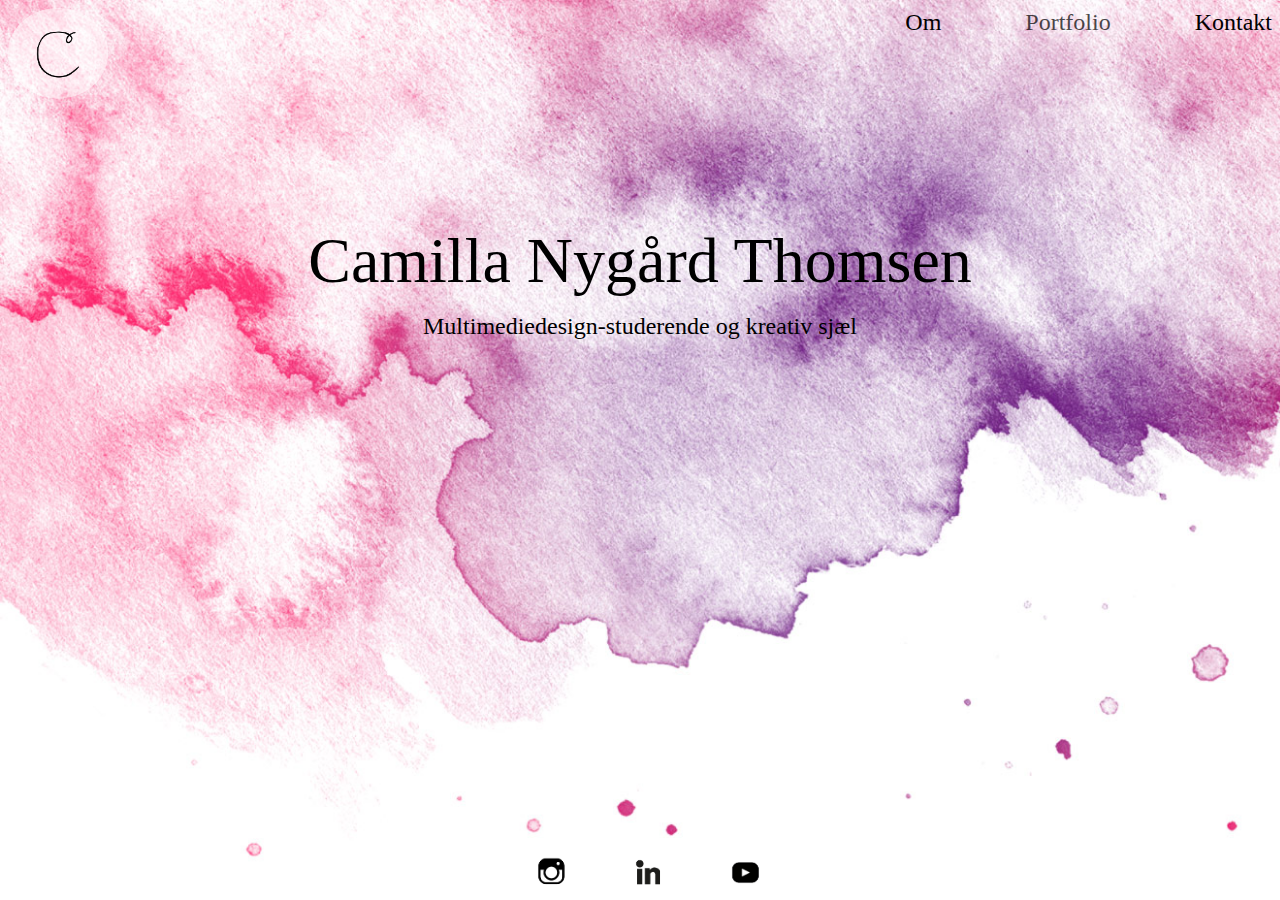
<file: original/index.html>
<!doctype html>
<html>
<head>
<meta charset="UTF-8">
<title>Camilla Nygård Design</title>
<link href="css/indexstyles.css" rel="stylesheet" type="text/css">
<!--The following script tag downloads a font from the Adobe Edge Web Fonts server for use within the web page. We recommend that you do not modify it.--><script>var __adobewebfontsappname__="dreamweaver"</script><script src="http://use.edgefonts.net/dawning-of-a-new-day:n4:default;bubbler-one:n4:default;comfortaa:n4:default.js" type="text/javascript"></script>
</head>

<body>
<div>
 <a href="#" target="_self"> <img alt="Home Icon" src="images/Logo.png" width="100" height="100"> </a>

<div id="nav"><nav>
		<a href="about.html" class="text" target="_self">Om</a>
	
<div class="dropdown">
  <button class="dropbtn">Portfolio</button>
  <div class="dropdown-content">
    <a href="portfolio.html" class="text" target="_self">1. semester</a>
    <a href="#">2. semester</a>
    <a href="#">3. semester</a>
	<a href="#">4. semester</a>
  </div>
</div>
		<a href="contact.html" class="text" target="_self">Kontakt</a>
	</nav></div>

	
 <section>
  <h1>Camilla Nygård Thomsen</h1>
   
   <h2>Multimediedesign-studerende og kreativ sjæl</h2>
 </section>
	
 <footer>
	 <a href="https://www.instagram.com/camillanygaardt/" target="_blank">
<img alt="Instagram Icon" src="images/instaicon.png" width="45" height="45">
</a>
	 
	<a href="https://www.linkedin.com/in/camilla-nygård-thomsen-07b70914a/" target="_blank">
<img alt="Linked In Icon" src="images/linkedinicon.png" width="45" height="45">
</a>
	 
	 <a href="http://www.youtube.com/user/CamillaNT" target="_blank">
<img alt="Youtube Icon" src="images/youtubeicon.png" width="45" height="45">
</a>
	 </footer>
	</div>
	
</body>
</html>
</file>
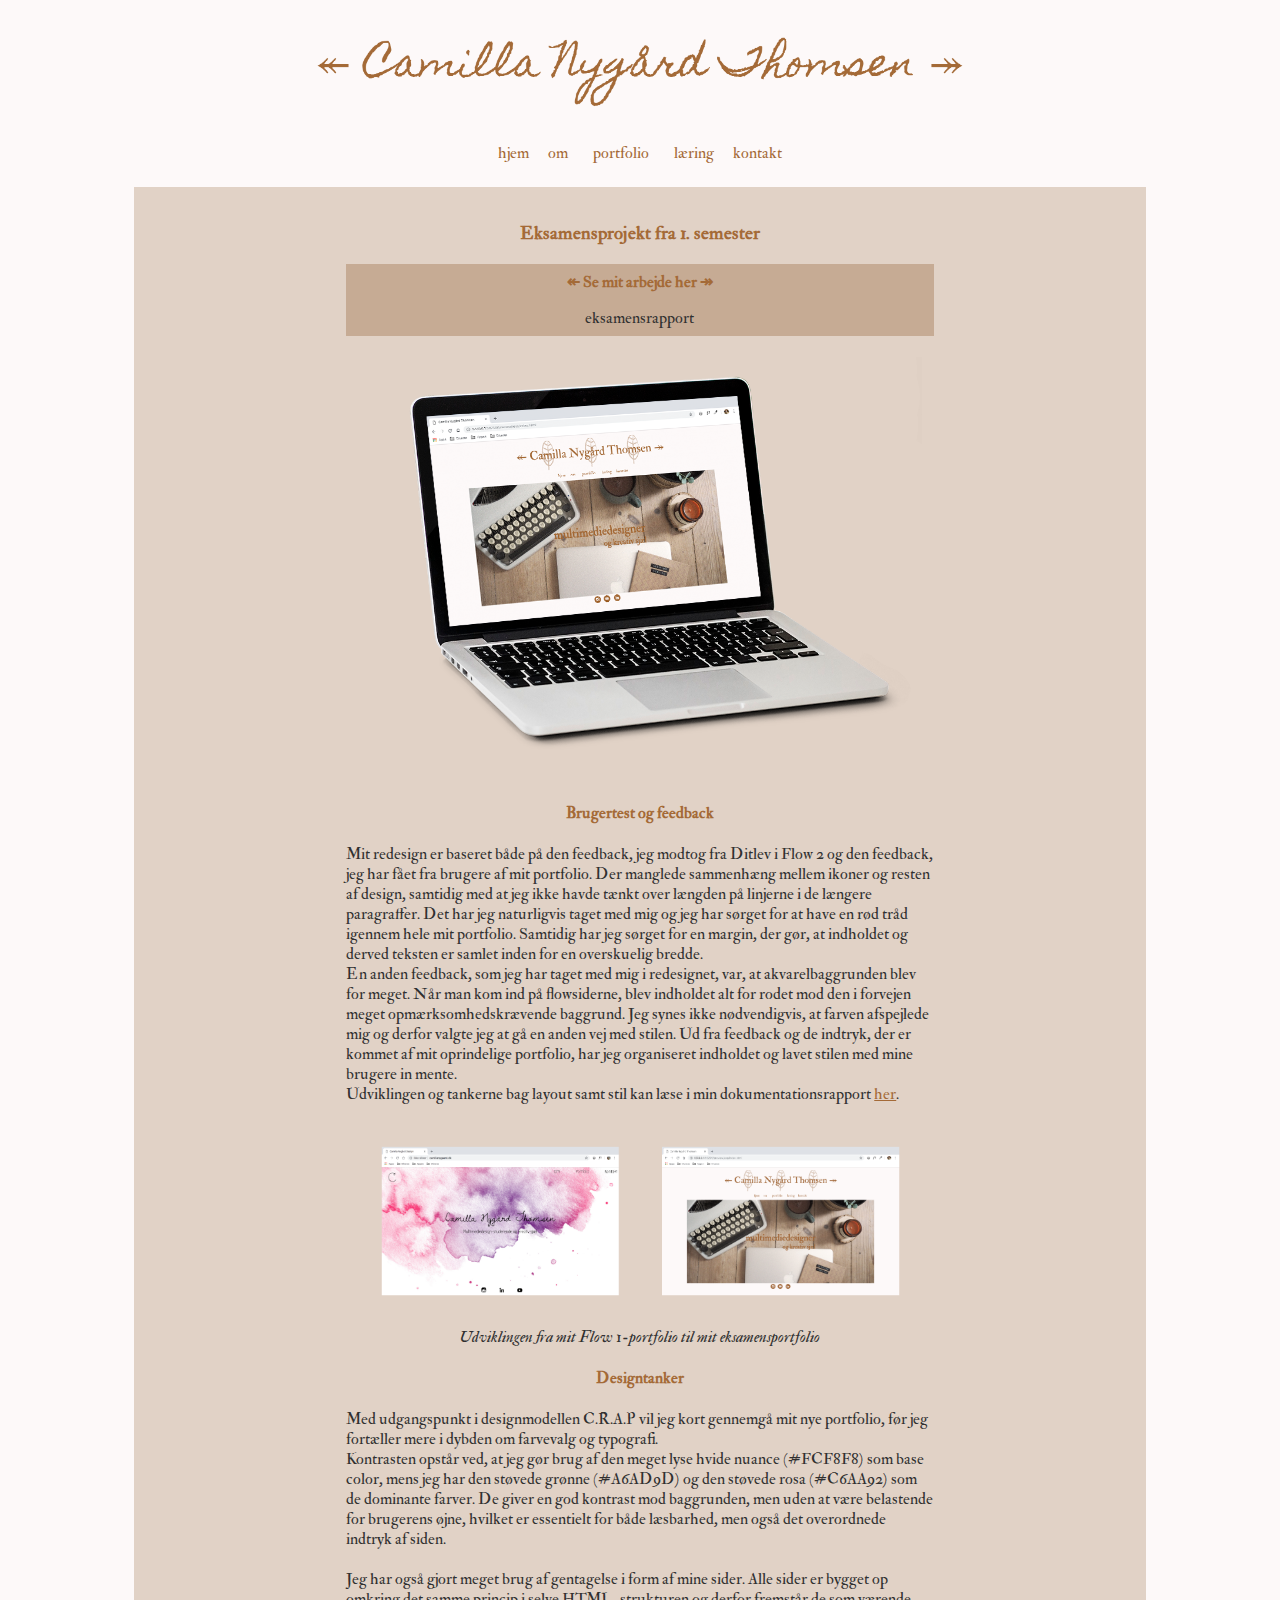
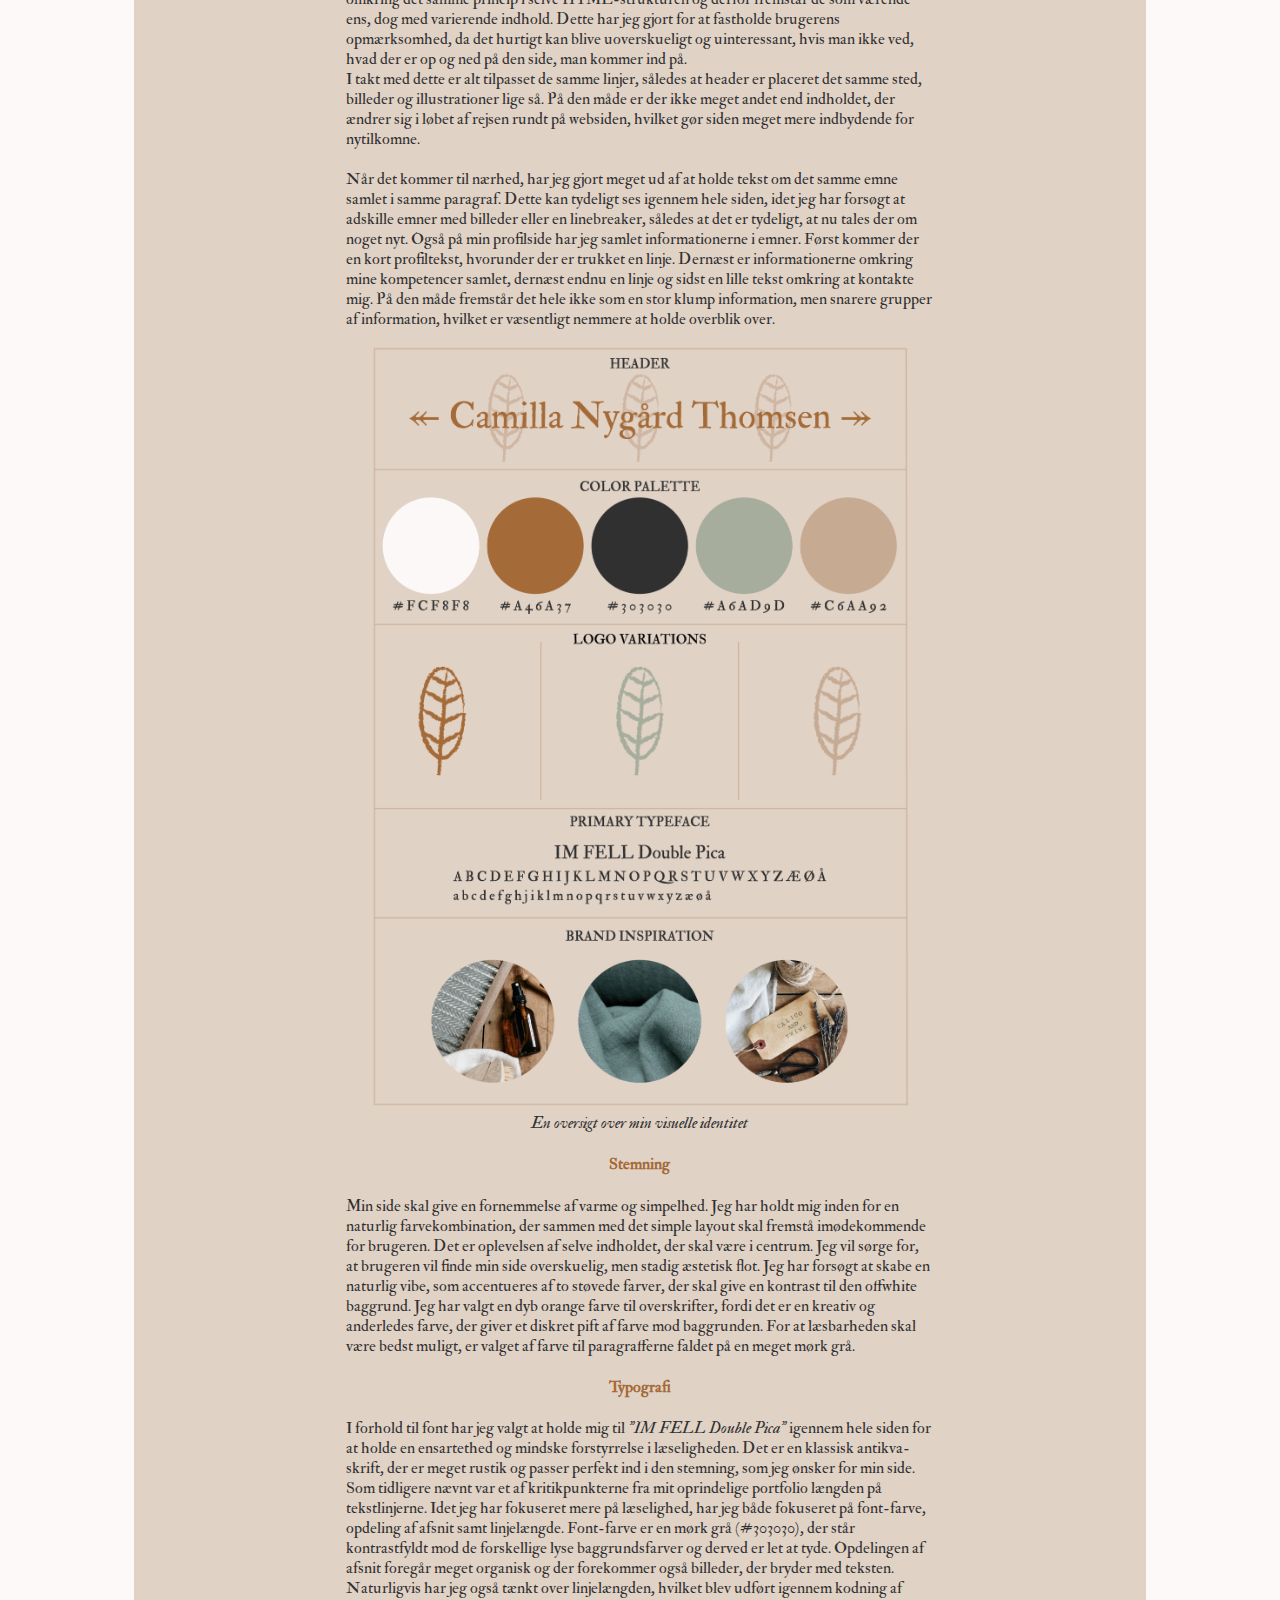
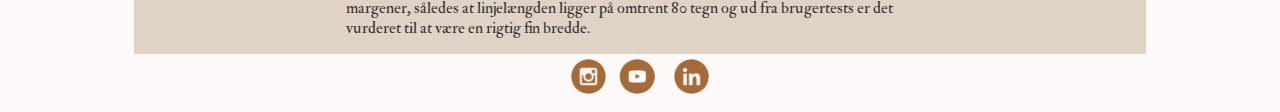
<file: eksamensprojekt.html>
<!doctype html>
<html lang="da">
<head>
    <meta charset="UTF-8">
    <meta name="viewport" content="width=device-width, initial-scale=1">
    <title>Camilla Nygård Thomsen</title>
    <link href="style/eksamensprojekt.css" rel="stylesheet" type="text/css">
    <link href="https://fonts.googleapis.com/css?family=IM+Fell+Double+Pica" rel="stylesheet">
</head>

<body>
    
<div id="container">
    
    <div id="header"><img src="images/header.png" alt="" id="headerimg"/></div>
    
    <div id="nav">
        <a href="index.html" class="text" target="_self">hjem</a>
        
        <a href="profil.html" class="text" target="_self">om</a>
        
        <div class="dropdown">
          <button class="dropbtn">portfolio</button>
          <div class="dropdown-content">
            <a href="flow1.html" class="text" target="_self">flow 1</a>
            <a href="flow2.html">flow 2</a>
            <a href="flow3.html">flow 3</a>
	        <a href="flow4.html">flow 4</a>
            <a href="#">eksamensprojekt</a>
        </div>
        </div>
		
        <a href="laering.html" class="text" target="_self">læring</a>
        
        <a href="kontakt.html" class="text" target="_self">kontakt</a></div>
  
    <div id="main">
        <div class="content">
            <h3>Eksamensprojekt fra 1. semester</h3>
            
            <section class="linkcontainer">
                <p id="pinlinks"><b>↞ Se mit arbejde her ↠</b></p>
                <a href="https://documentcloud.adobe.com/link/track?uri=urn%3Aaaid%3Ascds%3AUS%3A6b946e78-2846-4c60-b53e-d243e46c00fe" target="_blank" class="links">eksamensrapport</a></section>
            
            <img src="images/flow5.png" alt="Mockup af min eksamensopgave" class="image"/>
            
            <h4>Brugertest og feedback</h4>
            <p class="paragraf">Mit redesign er baseret både på den feedback, jeg modtog fra Ditlev i Flow 2 og den feedback, jeg har fået fra brugere af mit portfolio. Der manglede sammenhæng mellem ikoner og resten af design, samtidig med at jeg ikke havde tænkt over længden på linjerne i de længere paragraffer. Det har jeg naturligvis taget med mig og jeg har sørget for at have en rød tråd igennem hele mit portfolio. Samtidig har jeg sørget for en margin, der gør, at indholdet og derved teksten er samlet inden for en overskuelig bredde.<br>
            En anden feedback, som jeg har taget med mig i redesignet, var, at akvarelbaggrunden blev for meget. Når man kom ind på flowsiderne, blev indholdet alt for rodet mod den i forvejen meget opmærksomhedskrævende baggrund. Jeg synes ikke nødvendigvis, at farven afspejlede mig og derfor valgte jeg at gå en anden vej med stilen. Ud fra feedback og de indtryk, der er kommet af mit oprindelige portfolio, har jeg organiseret indholdet og lavet stilen med mine brugere in mente.<br> Udviklingen og tankerne bag layout samt stil kan læse i min dokumentationsrapport <a href="https://documentcloud.adobe.com/link/track?uri=urn%3Aaaid%3Ascds%3AUS%3A6b946e78-2846-4c60-b53e-d243e46c00fe" target="_blank">her</a>.</p>
            
            <figure><img src="images/laering1.png" alt="Udvikling af mit portfolio" class="image"/><figcaption>Udviklingen fra mit Flow 1-portfolio til mit eksamensportfolio</figcaption></figure>
        
            <h4>Designtanker</h4>
            <p class="paragraf">Med udgangspunkt i designmodellen C.R.A.P vil jeg kort gennemgå mit nye portfolio, før jeg fortæller mere i dybden om farvevalg og typografi.<br>
            Kontrasten opstår ved, at jeg gør brug af den meget lyse hvide nuance (#FCF8F8) som base color, mens jeg har den støvede grønne (#A6AD9D) og den støvede rosa (#C6AA92) som de dominante farver. De giver en god kontrast mod baggrunden, men uden at være belastende for brugerens øjne, hvilket er essentielt for både læsbarhed, men også det overordnede indtryk af siden. <br><br>
            Jeg har også gjort meget brug af gentagelse i form af mine sider. Alle sider er bygget op omkring det samme princip i selve HTML-strukturen og derfor fremstår de som værende ens, dog med varierende indhold. Dette har jeg gjort for at fastholde brugerens opmærksomhed, da det hurtigt kan blive uoverskueligt og uinteressant, hvis man ikke ved, hvad der er op og ned på den side, man kommer ind på.<br>
            I takt med dette er alt tilpasset de samme linjer, således at header er placeret det samme sted, billeder og illustrationer lige så. På den måde er der ikke meget andet end indholdet, der ændrer sig i løbet af rejsen rundt på websiden, hvilket gør siden meget mere indbydende for nytilkomne.<br><br>
            Når det kommer til nærhed, har jeg gjort meget ud af at holde tekst om det samme emne samlet i samme paragraf. Dette kan tydeligt ses igennem hele siden, idet jeg har forsøgt at adskille emner med billeder eller en linebreaker, således at det er tydeligt, at nu tales der om noget nyt. Også på min profilside har jeg samlet informationerne i emner. Først kommer der en kort profiltekst, hvorunder der er trukket en linje. Dernæst er informationerne omkring mine kompetencer samlet, dernæst endnu en linje og sidst en lille tekst omkring at kontakte mig. På den måde fremstår det hele ikke som en stor klump information, men snarere grupper af information, hvilket er væsentligt nemmere at holde overblik over.</p>
            
            <figure><img src="images/brandidentity.png" alt="Brand Identity" class="image"/><figcaption>En oversigt over min visuelle identitet</figcaption></figure>
            
            <h4>Stemning</h4>
            <p class="paragraf">Min side skal give en fornemmelse af varme og simpelhed. Jeg har holdt mig inden for en naturlig farvekombination, der sammen med det simple layout skal fremstå imødekommende for brugeren. Det er oplevelsen af selve indholdet, der skal være i centrum. Jeg vil sørge for, at brugeren vil finde min side overskuelig, men stadig æstetisk flot. Jeg har forsøgt at skabe en naturlig vibe, som accentueres af to støvede farver, der skal give en kontrast til den offwhite baggrund. Jeg har valgt en dyb orange farve til overskrifter, fordi det er en kreativ og anderledes farve, der giver et diskret pift af farve mod baggrunden. For at læsbarheden skal være bedst muligt, er valget af farve til paragrafferne faldet på en meget mørk grå.</p>
            
            <h4>Typografi</h4>
            <p class="paragraf">I forhold til font har jeg valgt at holde mig til <em>"IM FELL Double Pica"</em> igennem hele siden for at holde en ensartethed og mindske forstyrrelse i læseligheden. Det er en klassisk antikva-skrift, der er meget rustik og passer perfekt ind i den stemning, som jeg ønsker for min side.<br>
            Som tidligere nævnt var et af kritikpunkterne fra mit oprindelige portfolio længden på tekstlinjerne. Idet jeg har fokuseret mere på læselighed, har jeg både fokuseret på font-farve, opdeling af afsnit samt linjelængde. Font-farve er en mørk grå (#303030), der står kontrastfyldt mod de forskellige lyse baggrundsfarver og derved er let at tyde. Opdelingen af afsnit foregår meget organisk og der forekommer også billeder, der bryder med teksten. Naturligvis har jeg også tænkt over linjelængden, hvilket blev udført igennem kodning af margener, således at linjelængden ligger på omtrent 80 tegn og ud fra brugertests er det vurderet til at være en rigtig fin bredde.</p>
          
      </div>
        
    
    </div>
     <div id="footer">
    <a href="https://www.instagram.com/camillanygaardt/" target="_blank"><img src="icons/instagram_new.png" alt="Ikon for Instagram"/></a>
    
    <a href="https://www.youtube.com/user/CamillaNT/videos?view_as=subscriber" target="_blank"><img src="icons/youtube_new.png" alt="Ikon for Youtube"/></a>
    
    <a href="https://www.linkedin.com/in/camilla-nygård-thomsen-07b70914a/" target="_blank"><img src="icons/linkedin_new.png" alt="Ikon for LinkedIn"/></a></div>
</div>
</body>
</html>
</file>
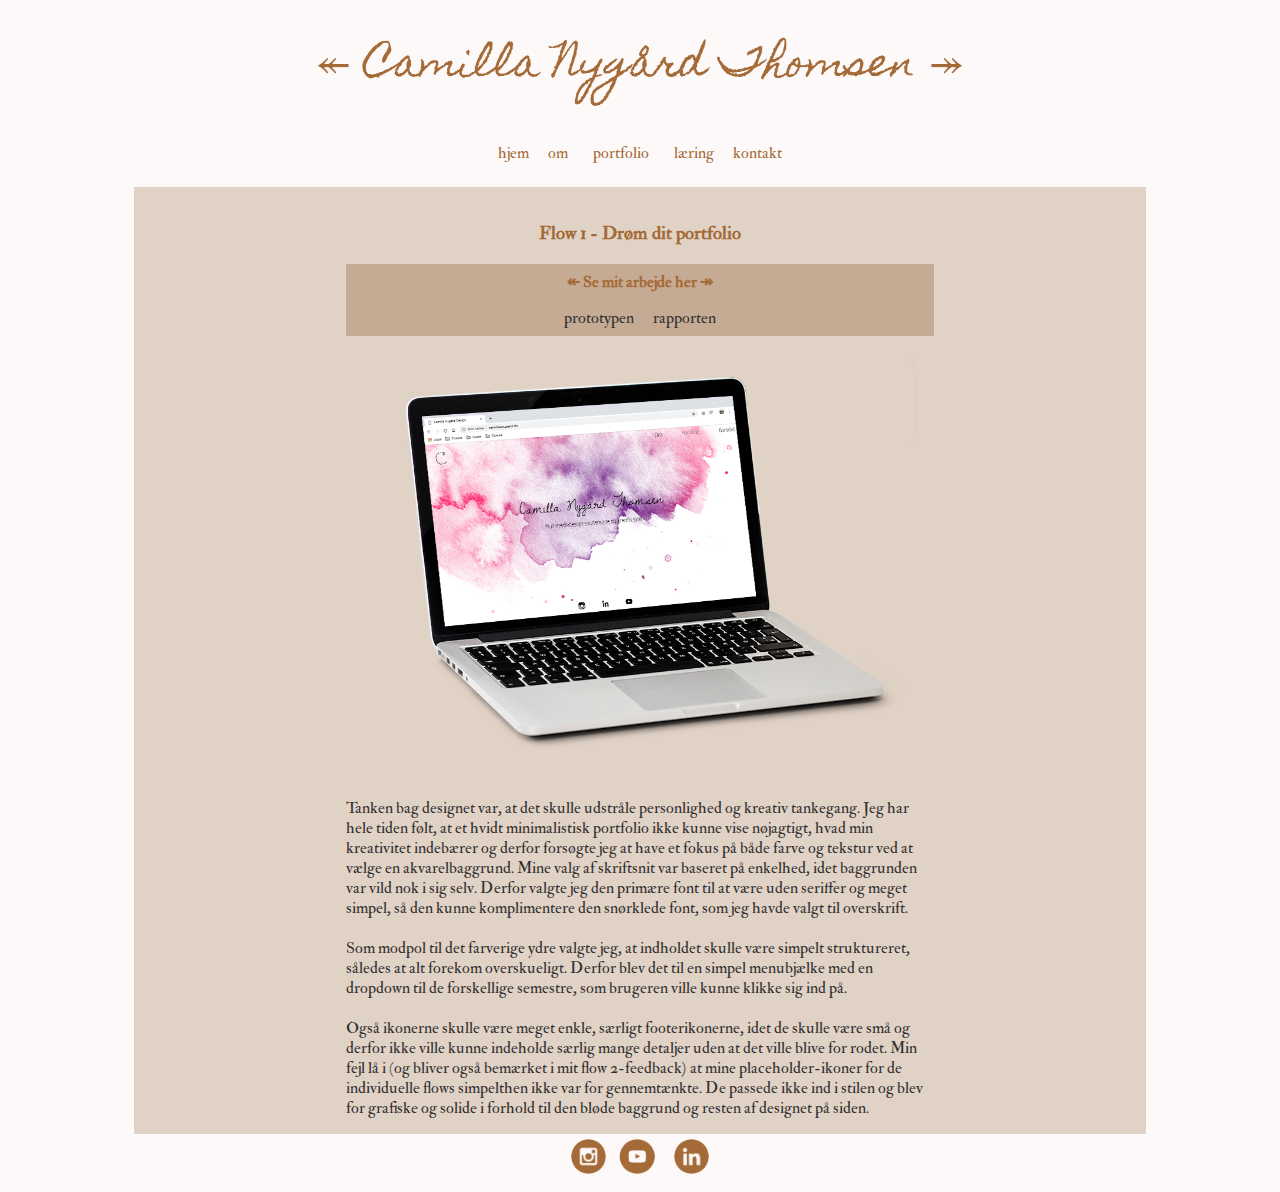
<file: flow1.html>
<!doctype html>
<html lang="da">
<head>
<meta charset="UTF-8">
<meta name="viewport" content="width=device-width, initial-scale=1">
<title>Camilla Nygård Thomsen</title>
<link href="style/flow1.css" rel="stylesheet" type="text/css">
<link href="https://fonts.googleapis.com/css?family=IM+Fell+Double+Pica" rel="stylesheet">
</head>

<body>
    
<div id="container">
    
    <div id="header"><img src="images/header.png" alt="" id="headerimg"/></div>
    
    <div id="nav">
        <a href="index.html" class="text" target="_self">hjem</a>
        
        <a href="profil.html" class="text" target="_self">om</a>
        
        <div class="dropdown">
          <button class="dropbtn">portfolio</button>
          <div class="dropdown-content">
            <a href="#" class="text" target="_self">flow 1</a>
            <a href="flow2.html">flow 2</a>
            <a href="flow3.html">flow 3</a>
	        <a href="flow4.html">flow 4</a>
            <a href="eksamensprojekt.html">eksamensprojekt</a>
        </div>
        </div>
		
        <a href="laering.html" class="text" target="_self">læring</a>
        
        <a href="kontakt.html" class="text" target="_self">kontakt</a></div>
  <div id="main">
        
    <div class="content">
        <h3>Flow 1 - Drøm dit portfolio</h3>
        
        <section class="linkcontainer">
            <p id="pinlinks"><b>↞ Se mit arbejde her ↠</b></p>
            <a href="https://xd.adobe.com/view/ed1c17e9-6d49-4edc-74c1-71c7ecc23b31-9b2d/ " target="_blank" class="links">prototypen</a>
            
            <a href="https://documentcloud.adobe.com/link/track?uri=urn%3Aaaid%3Ascds%3AUS%3Aa7cb85df-d000-4415-869f-de46d3a1568d" target="_blank" class="links">rapporten</a>
        </section>
    
        <img src="images/flow1.png" alt="Mockup af prototypen" id="image"/>
        
        <p class="paragraf">Tanken bag designet var, at det skulle udstråle personlighed og kreativ tankegang. Jeg har hele tiden følt, at et hvidt minimalistisk portfolio ikke kunne vise nøjagtigt, hvad min kreativitet indebærer og derfor forsøgte jeg at have et fokus på både farve og tekstur ved at vælge en akvarelbaggrund. 
        Mine valg af skriftsnit var baseret på enkelhed, idet baggrunden var vild nok i sig selv. Derfor valgte jeg den primære font til at være uden seriffer og meget simpel, så den kunne komplimentere den snørklede font, som jeg havde valgt til overskrift.<br><br>
        Som modpol til det farverige ydre valgte jeg, at indholdet skulle være simpelt struktureret, således at alt forekom overskueligt. Derfor blev det til en simpel menubjælke med en dropdown til de forskellige semestre, som brugeren ville kunne klikke sig ind på. <br><br>
        Også ikonerne skulle være meget enkle, særligt footerikonerne, idet de skulle være små og derfor ikke ville kunne indeholde særlig mange detaljer uden at det ville blive for rodet. Min fejl lå i (og bliver også bemærket i mit flow 2-feedback) at mine placeholder-ikoner for de individuelle flows simpelthen ikke var for gennemtænkte. De passede ikke ind i stilen og blev for grafiske og solide i forhold til den bløde baggrund og resten af designet på siden.
        </p>
    </div>
        
    
    </div>
    <div id="footer">
    <a href="https://www.instagram.com/camillanygaardt/" target="_blank"><img src="icons/instagram_new.png" alt="Ikon for Instagram"/></a>
    
    <a href="https://www.youtube.com/user/CamillaNT/videos?view_as=subscriber" target="_blank"><img src="icons/youtube_new.png" alt="Ikon for Youtube"/></a>
    
    <a href="https://www.linkedin.com/in/camilla-nygård-thomsen-07b70914a/" target="_blank"><img src="icons/linkedin_new.png" alt="Ikon for LinkedIn"/></a></div>
</div>
</body>
</html>
</file>
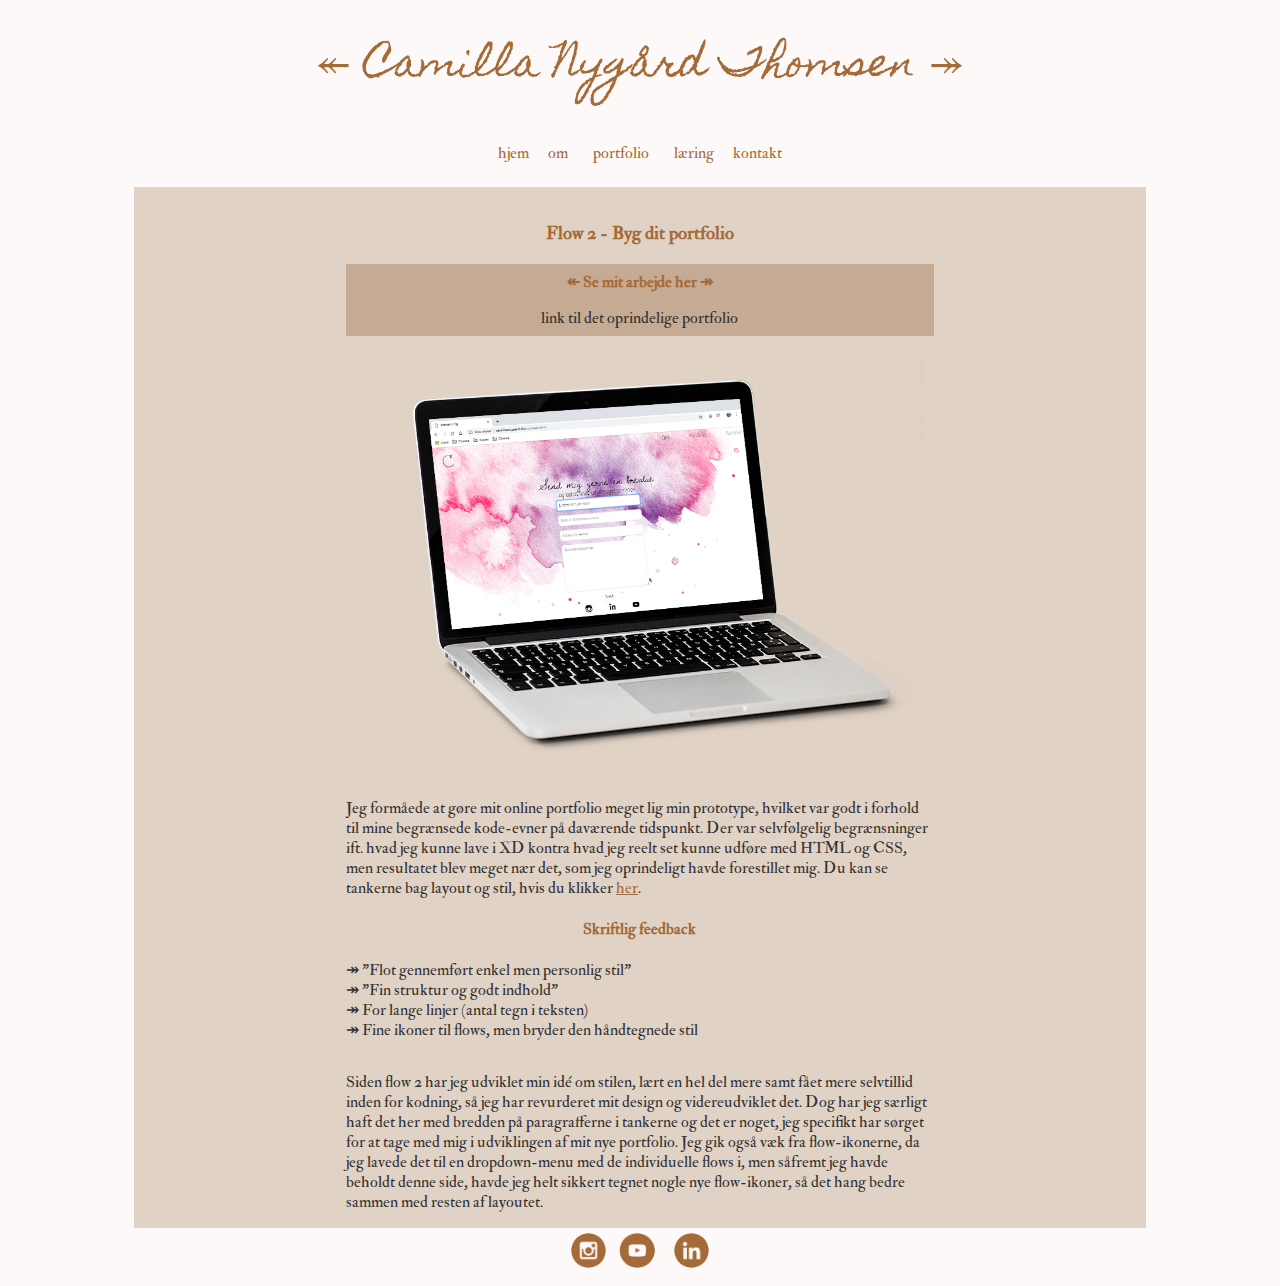
<file: flow2.html>
<!doctype html>
<html lang="da">
<head>
<meta charset="UTF-8">
<meta name="viewport" content="width=device-width, initial-scale=1">
<title>Camilla Nygård Thomsen</title>
<link href="style/flow2.css" rel="stylesheet" type="text/css">
<link href="https://fonts.googleapis.com/css?family=IM+Fell+Double+Pica" rel="stylesheet">
</head>

<body>
    
<div id="container">
    
    <div id="header"><img src="images/header.png" alt="" id="headerimg"/></div>
    
    <div id="nav">
        <a href="index.html" class="text" target="_self">hjem</a>
        <a href="profil.html" class="text" target="_self">om</a>
        <div class="dropdown">
          <button class="dropbtn">portfolio</button>
          <div class="dropdown-content">
            <a href="flow1.html" class="text" target="_self">flow 1</a>
            <a href="#">flow 2</a>
            <a href="flow3.html">flow 3</a>
	        <a href="flow4.html">flow 4</a>
            <a href="eksamensprojekt.html">eksamensprojekt</a>
        </div>
        </div>
		
        <a href="laering.html" class="text" target="_self">læring</a>
        
        <a href="kontakt.html" class="text" target="_self">kontakt</a></div>
  
    <div id="main">  
      <div class="content">
          <h3>Flow 2 - Byg dit portfolio</h3>
          
          <section class="linkcontainer"><p id="pinlinks"><b>↞ Se mit arbejde her ↠</b></p><a href="http://www.camillanygaard.dk/original/" target="_blank" class="links">link til det oprindelige portfolio</a></section>
          
          <img src="images/flow2.png" alt="Mockup af mit website" id="image"/>
    
          <p class="paragraf">Jeg formåede at gøre mit online portfolio meget lig min prototype, hvilket var godt i forhold til mine begrænsede kode-evner på daværende tidspunkt. Der var selvfølgelig begrænsninger ift. hvad jeg kunne lave i XD kontra hvad jeg reelt set kunne udføre med HTML og CSS, men resultatet blev meget nær det, som jeg oprindeligt havde forestillet mig. Du kan se tankerne bag layout og stil, hvis du klikker <a href="flow1.html" id="link" target="_blank">her</a>.</p>
          
          <h4>Skriftlig feedback</h4>
          <section class="feedback">
            <p> ↠ "Flot gennemført enkel men personlig stil"<br>
                ↠ "Fin struktur og godt indhold"<br>
                ↠ For lange linjer (antal tegn i teksten)<br>
                ↠ Fine ikoner til flows, men bryder den håndtegnede stil<br></p>
          </section> 
          
          <p class="paragraf">Siden flow 2 har jeg udviklet min idé om stilen, lært en hel del mere samt fået mere selvtillid inden for kodning, så jeg har revurderet mit design og videreudviklet det. Dog har jeg særligt haft det her med bredden på paragrafferne i tankerne og det er noget, jeg specifikt har sørget for at tage med mig i udviklingen af mit nye portfolio. Jeg gik også væk fra flow-ikonerne, da jeg lavede det til en dropdown-menu med de individuelle flows i, men såfremt jeg havde beholdt denne side, havde jeg helt sikkert tegnet nogle nye flow-ikoner, så det hang bedre sammen med resten af layoutet.</p>
    </div>
        
    
    </div>
     <div id="footer">
    <a href="https://www.instagram.com/camillanygaardt/" target="_blank"><img src="icons/instagram_new.png" alt="Ikon for Instagram"/></a>
    
    <a href="https://www.youtube.com/user/CamillaNT/videos?view_as=subscriber" target="_blank"><img src="icons/youtube_new.png" alt="Ikon for Youtube"/></a>
    
    <a href="https://www.linkedin.com/in/camilla-nygård-thomsen-07b70914a/" target="_blank"><img src="icons/linkedin_new.png" alt="Ikon for LinkedIn"/></a></div>
</div>
</body>
</html>
</file>
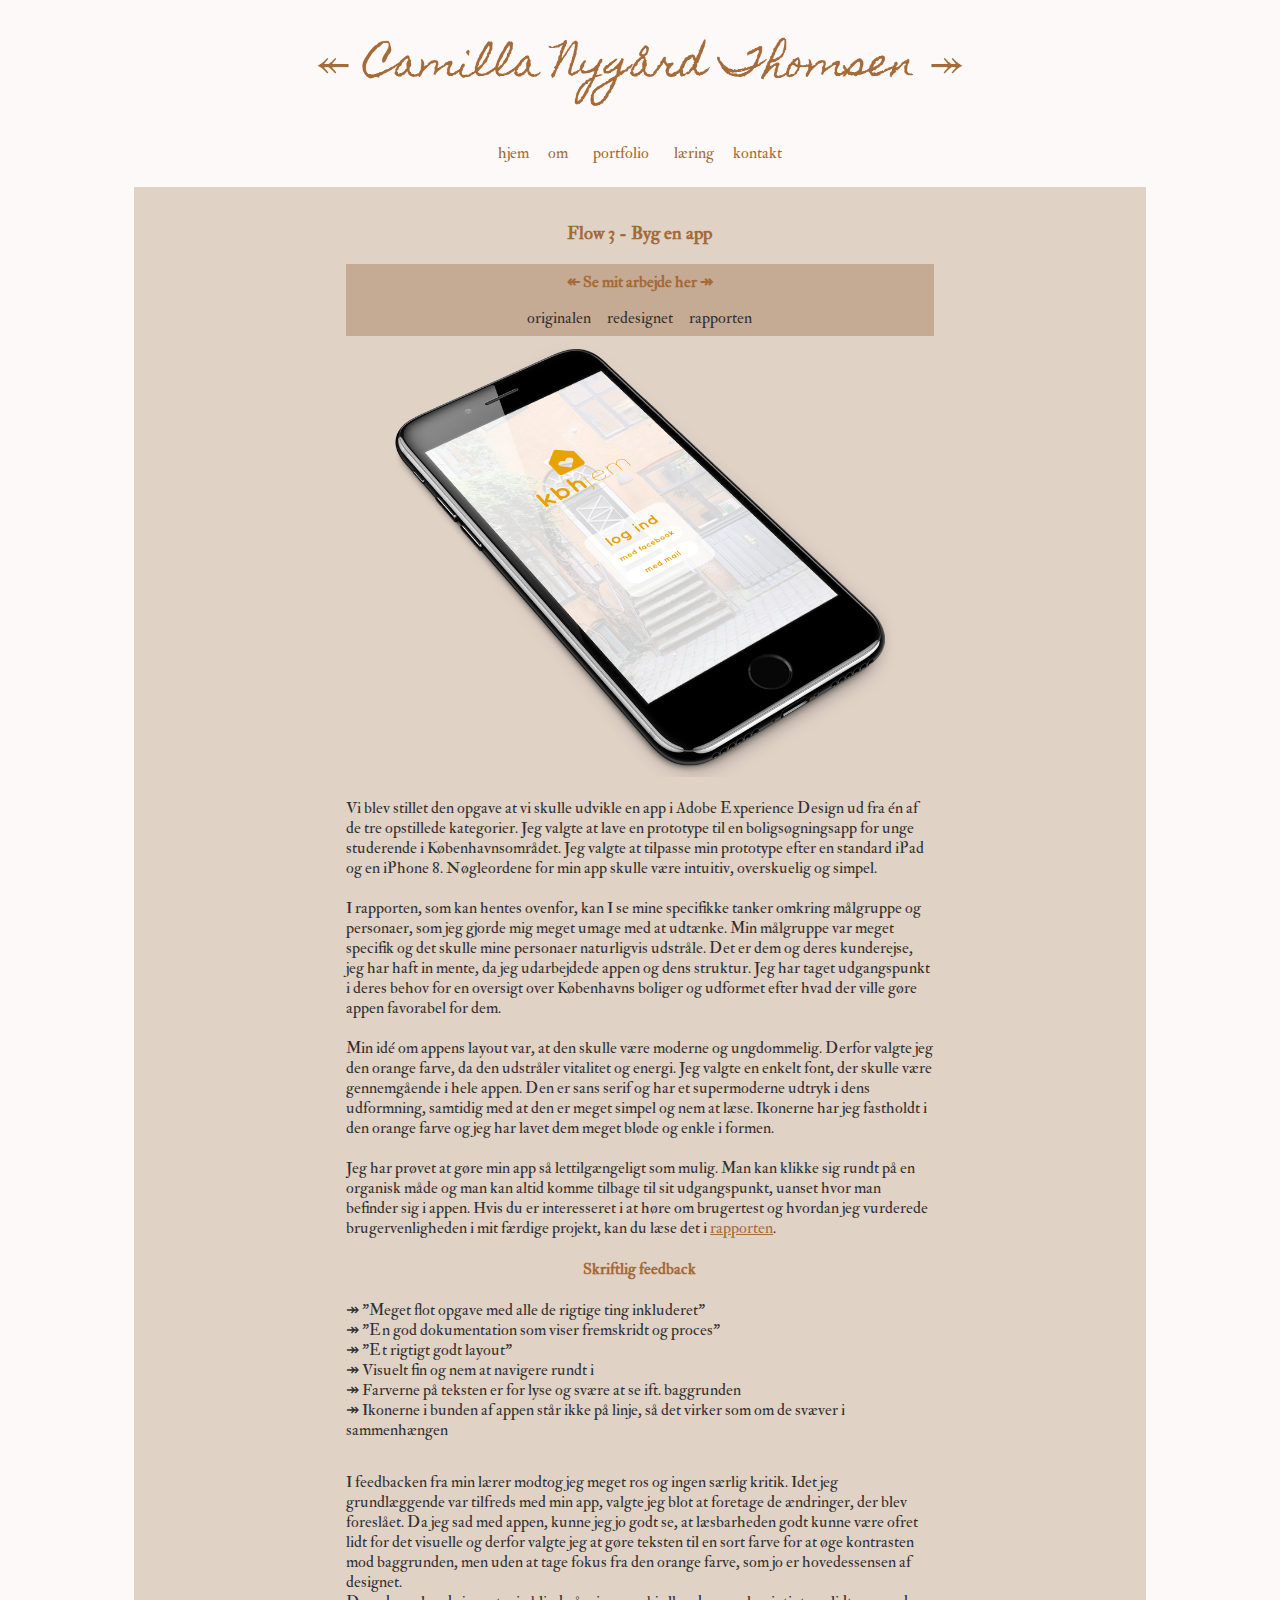
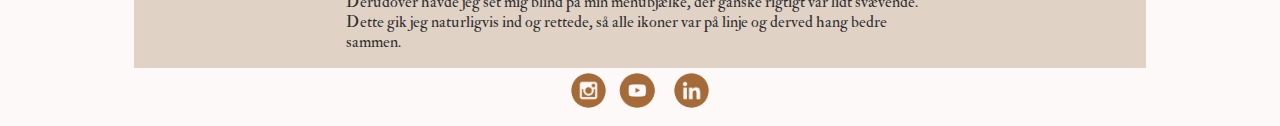
<file: flow3.html>
<!doctype html>
<html lang="da">
<head>
<meta charset="UTF-8">
<meta name="viewport" content="width=device-width, initial-scale=1">
<title>Camilla Nygård Thomsen</title>
<link href="style/flow3.css" rel="stylesheet" type="text/css">
<link href="https://fonts.googleapis.com/css?family=IM+Fell+Double+Pica" rel="stylesheet">
</head>

<body>
    
<div id="container">
    
    <div id="header"><img src="images/header.png" alt="" id="headerimg"/></div>
    
    <div id="nav">
        <a href="index.html" class="text" target="_self">hjem</a>
        <a href="profil.html" class="text" target="_self">om</a>
        <div class="dropdown">
          <button class="dropbtn">portfolio</button>
          <div class="dropdown-content">
            <a href="flow1.html" class="text" target="_self">flow 1</a>
            <a href="flow2.html">flow 2</a>
            <a href="#">flow 3</a>
	        <a href="flow4.html">flow 4</a>
            <a href="eksamensprojekt.html">eksamensprojekt</a>
        </div>
        </div>
		
        <a href="laering.html" class="text" target="_self">læring</a>
        
        <a href="kontakt.html" class="text" target="_self">kontakt</a></div>
 
    <div id="main">
        <div class="content">
          <h3>Flow 3 - Byg en app</h3>
          
          <section class="linkcontainer"><p id="pinlinks"><b>↞ Se mit arbejde her ↠</b></p><a href="https://xd.adobe.com/view/b1bf6fec-c439-4be1-5f5c-e225523c5b4a-c78e/?fullscreen" target="_blank" class="links">originalen</a><a href="https://xd.adobe.com/view/348619c3-aab2-4eb4-6560-52d7e7142f80-42b7/?fullscreen" target="_blank" class="links">redesignet</a><a href="https://documentcloud.adobe.com/link/track?uri=urn%3Aaaid%3Ascds%3AUS%3A0a36a51d-533c-4d8a-b48c-7313ef2d908d" target="_blank" class="links">rapporten</a></section>
            
          <img src="images/flow3.png" alt="Mockup af min app" id="image"/>
            
          <p class="paragraf">Vi blev stillet den opgave at vi skulle udvikle en app i Adobe Experience Design ud fra én af de tre opstillede kategorier. Jeg valgte at lave en prototype til en boligsøgningsapp for unge studerende i Københavnsområdet. Jeg valgte at tilpasse min prototype efter en standard iPad og en iPhone 8. Nøgleordene for min app skulle være intuitiv, overskuelig og simpel.<br><br> 
          I rapporten, som kan hentes ovenfor, kan I se mine specifikke tanker omkring målgruppe og personaer, som jeg gjorde mig meget umage med at udtænke. Min målgruppe var meget specifik og det skulle mine personaer naturligvis udstråle. Det er dem og deres kunderejse, jeg har haft in mente, da jeg udarbejdede appen og dens struktur. Jeg har taget udgangspunkt i deres behov for en oversigt over Københavns boliger og udformet efter hvad der ville gøre appen favorabel for dem.<br><br> Min idé om appens layout var, at den skulle være moderne og ungdommelig. Derfor valgte jeg den orange farve, da den udstråler vitalitet og energi. Jeg valgte en enkelt font, der skulle være gennemgående i hele appen. Den er sans serif og har et supermoderne udtryk i dens udformning, samtidig med at den er meget simpel og nem at læse. Ikonerne har jeg fastholdt i den orange farve og jeg har lavet dem meget bløde og enkle i formen. <br><br>  
          Jeg har prøvet at gøre min app så lettilgængeligt som mulig. Man kan klikke sig rundt på en organisk måde og man kan altid komme tilbage til sit udgangspunkt, uanset hvor man befinder sig i appen. Hvis du er interesseret i at høre om brugertest og hvordan jeg vurderede brugervenligheden i mit færdige projekt, kan du læse det i <a href="https://documentcloud.adobe.com/link/track?uri=urn:aaid:scds:US:0a36a51d-533c-4d8a-b48c-7313ef2d908d" id="link" target="_blank">rapporten</a>.</p>
          
        <h4>Skriftlig feedback</h4>
        <section class="feedbackpara">
            <p> ↠ "Meget flot opgave med alle de rigtige ting inkluderet"<br>
                ↠ "En god dokumentation som viser fremskridt og proces"<br>
                ↠ "Et rigtigt godt layout"<br>
                ↠ Visuelt fin og nem at navigere rundt i<br>
                ↠ Farverne på teksten er for lyse og svære at se ift. baggrunden<br>
                ↠ Ikonerne i bunden af appen står ikke på linje, så det virker som om de svæver i sammenhængen</p>
        </section>
          
        <p class="paragraf">I feedbacken fra min lærer modtog jeg meget ros og ingen særlig kritik. Idet jeg grundlæggende var tilfreds med min app, valgte jeg blot at foretage de ændringer, der blev foreslået. Da jeg sad med appen, kunne jeg jo godt se, at læsbarheden godt kunne være ofret lidt for det visuelle og derfor valgte jeg at gøre teksten til en sort farve for at øge kontrasten mod baggrunden, men uden at tage fokus fra den orange farve, som jo er hovedessensen af designet.<br> Derudover havde jeg set mig blind på min menubjælke, der ganske rigtigt var lidt svævende. Dette gik jeg naturligvis ind og rettede, så alle ikoner var på linje og derved hang bedre sammen.</p>
    </div> 
    </div>
    
    <div id="footer">
    
        <a href="https://www.instagram.com/camillanygaardt/" target="_blank"><img src="icons/instagram_new.png" alt="Ikon for Instagram"/></a>
    
        <a href="https://www.youtube.com/user/CamillaNT/videos?view_as=subscriber" target="_blank"><img src="icons/youtube_new.png" alt="Ikon for Youtube"/></a>
    
        <a href="https://www.linkedin.com/in/camilla-nygård-thomsen-07b70914a/" target="_blank"><img src="icons/linkedin_new.png" alt="Ikon for LinkedIn"/></a></div>
</div>
</body>
</html>
</file>
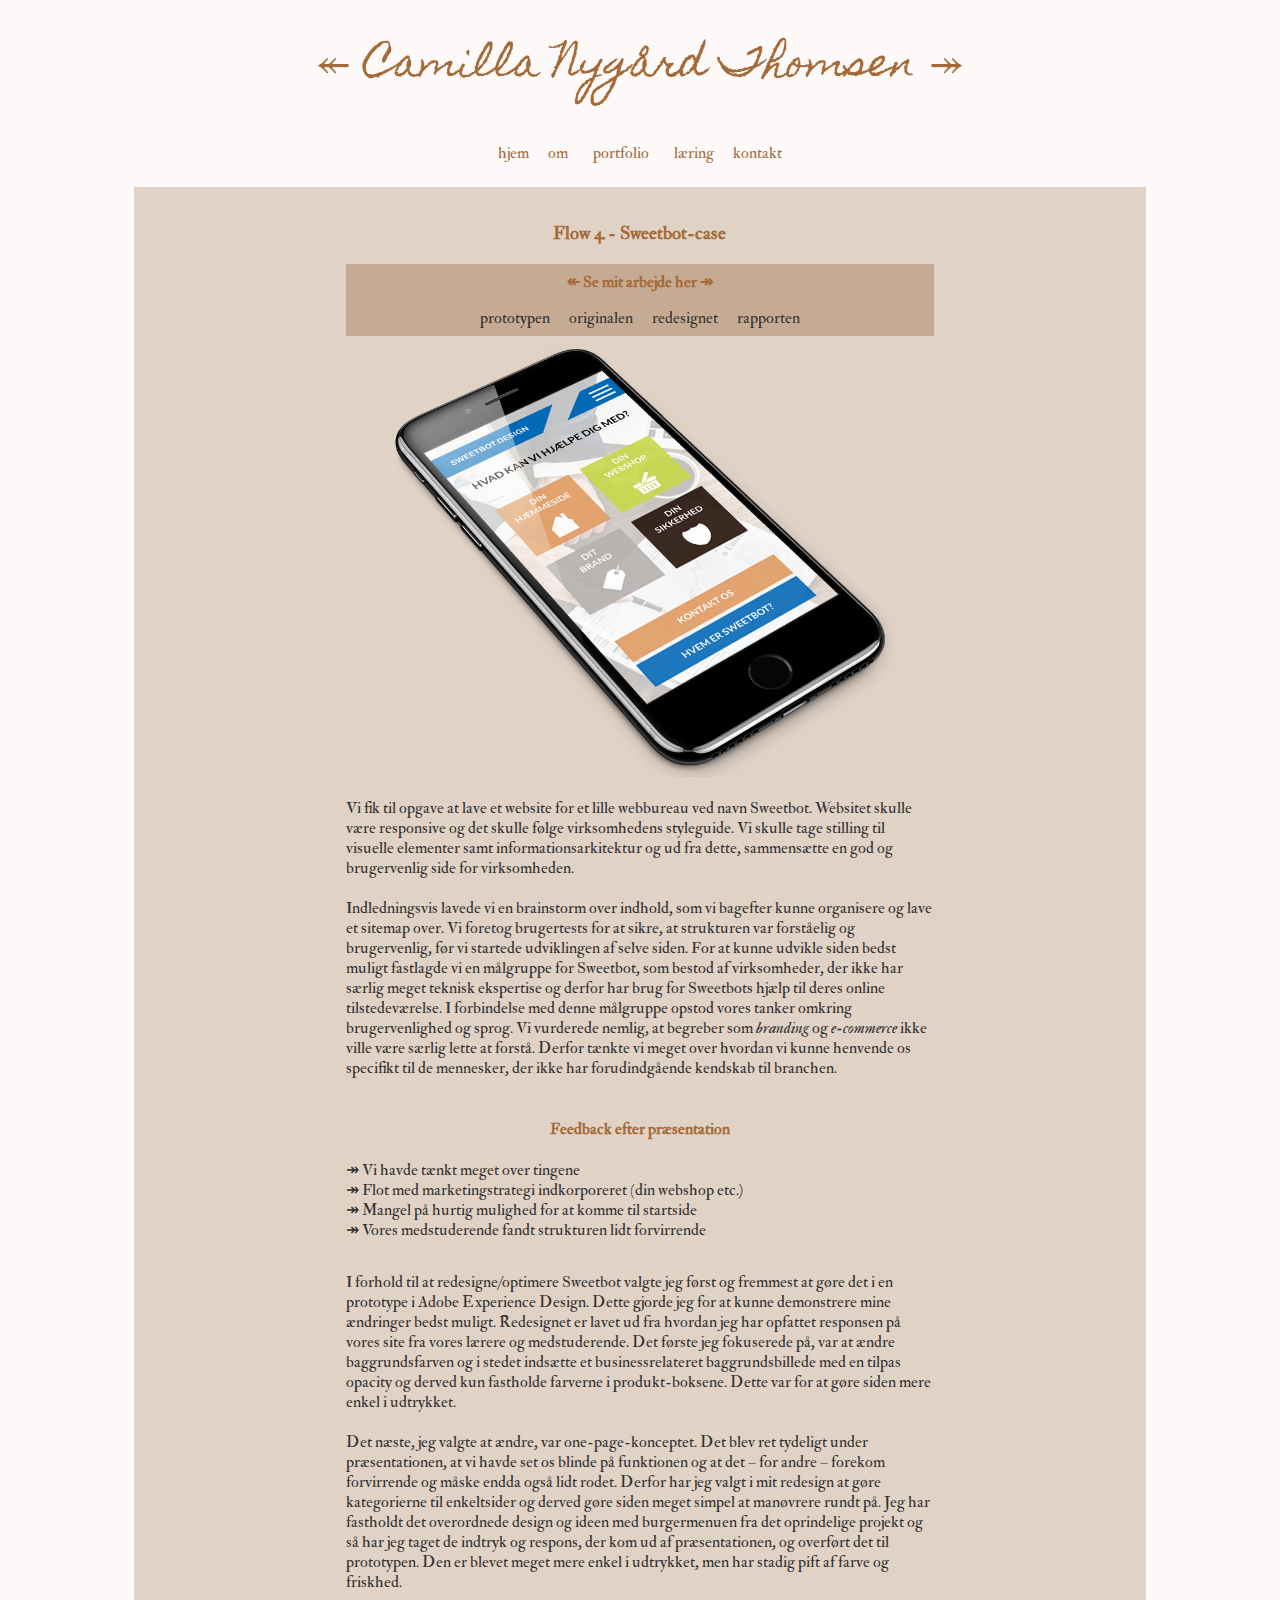
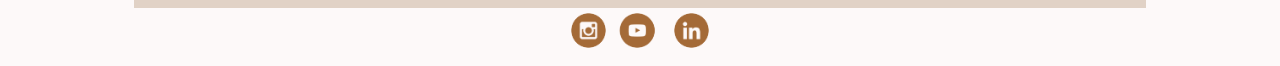
<file: flow4.html>
<!doctype html>
<html lang="da">
<head>
<meta charset="UTF-8">
<meta name="viewport" content="width=device-width, initial-scale=1">
<title>Camilla Nygård Thomsen</title>
<link href="style/flow4.css" rel="stylesheet" type="text/css">
<link href="https://fonts.googleapis.com/css?family=IM+Fell+Double+Pica" rel="stylesheet">
</head>

<body>
    
<div id="container">
    
    <div id="header"><img src="images/header.png" alt="" id="headerimg"/></div>
    
    <div id="nav">
        <a href="index.html" class="text" target="_self">hjem</a>
        
        <a href="profil.html" class="text" target="_self">om</a>
        
        <div class="dropdown">
          <button class="dropbtn">portfolio</button>
          <div class="dropdown-content">
            <a href="flow1.html" class="text" target="_self">flow 1</a>
            <a href="flow2.html">flow 2</a>
            <a href="flow3.html">flow 3</a>
	        <a href="#">flow 4</a>
            <a href="eksamensprojekt.html">eksamensprojekt</a>
        </div>
        </div>
		
        <a href="laering.html" class="text" target="_self">læring</a>
        
        <a href="kontakt.html" class="text" target="_self">kontakt</a></div>
  
    <div id="main">
      <div class="content">
        <h3>Flow 4 - Sweetbot-case</h3>
        
          <section class="linkcontainer">
            <p id="pinlinks"><b>↞ Se mit arbejde her ↠</b></p>
            <a href="https://xd.adobe.com/view/507bb530-b0e4-44a7-5dfe-34bbb3512a16-264a/?fullscreen" target="_blank" class="links">prototypen</a>
            
            <a href="http://school.ohigh.dk/sweetbot" target="_blank" class="links">originalen</a>
            
            <a href="https://xd.adobe.com/view/bcbaeacb-95ed-489e-5b2a-30241ad59f9c-ca8b/" target="_blank" class="links">redesignet</a>
            
            <a href="https://documentcloud.adobe.com/link/track/?uri=urn%3Aaaid%3Ascds%3AUS%3AnfA0gQMOS62gv0rCbMTYtg" target="_blank" class="links">rapporten</a></section>
          
        <img src="images/flow4_1.png" alt="Mockup af Sweetbot-appen" id="image"/>
        
        <p class="paragraf">Vi fik til opgave at lave et website for et lille webbureau ved navn Sweetbot. Websitet skulle være responsive og det skulle følge virksomhedens styleguide. Vi skulle tage stilling til visuelle elementer samt informationsarkitektur og ud fra dette, sammensætte en god og brugervenlig side for virksomheden. <br><br> Indledningsvis lavede vi en brainstorm over indhold, som vi bagefter kunne organisere og lave et sitemap over. Vi foretog brugertests for at sikre, at strukturen var forståelig og brugervenlig, før vi startede udviklingen af selve siden. For at kunne udvikle siden bedst muligt fastlagde vi en målgruppe for Sweetbot, som bestod af virksomheder, der ikke har særlig meget teknisk ekspertise og derfor har brug for Sweetbots hjælp til deres online tilstedeværelse. I forbindelse med denne målgruppe opstod vores tanker omkring brugervenlighed og sprog. Vi vurderede nemlig, at begreber som <em>branding</em> og <em>e-commerce</em> ikke ville være særlig lette at forstå. Derfor tænkte vi meget over hvordan vi kunne henvende os specifikt til de mennesker, der ikke har forudindgående kendskab til branchen.<br><br></p>
          
        <h4>Feedback efter præsentation</h4>
    
        <section class="feedbackpara">
            <p> ↠ Vi havde tænkt meget over tingene<br>
                ↠ Flot med marketingstrategi indkorporeret (din webshop etc.)<br>
                ↠ Mangel på hurtig mulighed for at komme til startside<br>
                ↠ Vores medstuderende fandt strukturen lidt forvirrende</p>
        </section>
    
        <p class="paragraf">I forhold til at redesigne/optimere Sweetbot valgte jeg først og fremmest at gøre det i en prototype i Adobe Experience Design. Dette gjorde jeg for at kunne demonstrere mine ændringer bedst muligt. Redesignet er lavet ud fra hvordan jeg har opfattet responsen på vores site fra vores lærere og medstuderende. Det første jeg fokuserede på, var at ændre baggrundsfarven og i stedet indsætte et businessrelateret baggrundsbillede med en tilpas opacity og derved kun fastholde farverne i produkt-boksene. Dette var for at gøre siden mere enkel i udtrykket. <br><br> Det næste, jeg valgte at ændre, var one-page-konceptet. Det blev ret tydeligt under præsentationen, at vi havde set os blinde på funktionen og at det – for andre – forekom forvirrende og måske endda også lidt rodet. Derfor har jeg valgt i mit redesign at gøre kategorierne til enkeltsider og derved gøre siden meget simpel at manøvrere rundt på. Jeg har fastholdt det overordnede design og ideen med burgermenuen fra det oprindelige projekt og så har jeg taget de indtryk og respons, der kom ud af præsentationen, og overført det til prototypen. Den er blevet meget mere enkel i udtrykket, men har stadig pift af farve og friskhed. </p>
    </div>
        
    </div>
     <div id="footer">
    <a href="https://www.instagram.com/camillanygaardt/" target="_blank"><img src="icons/instagram_new.png" alt="Ikon for Instagram"/></a>
    
    <a href="https://www.youtube.com/user/CamillaNT/videos?view_as=subscriber" target="_blank"><img src="icons/youtube_new.png" alt="Ikon for Youtube"/></a>
    
    <a href="https://www.linkedin.com/in/camilla-nygård-thomsen-07b70914a/" target="_blank"><img src="icons/linkedin_new.png" alt="Ikon for LinkedIn"/></a></div>
</div>
</body>
</html>
</file>
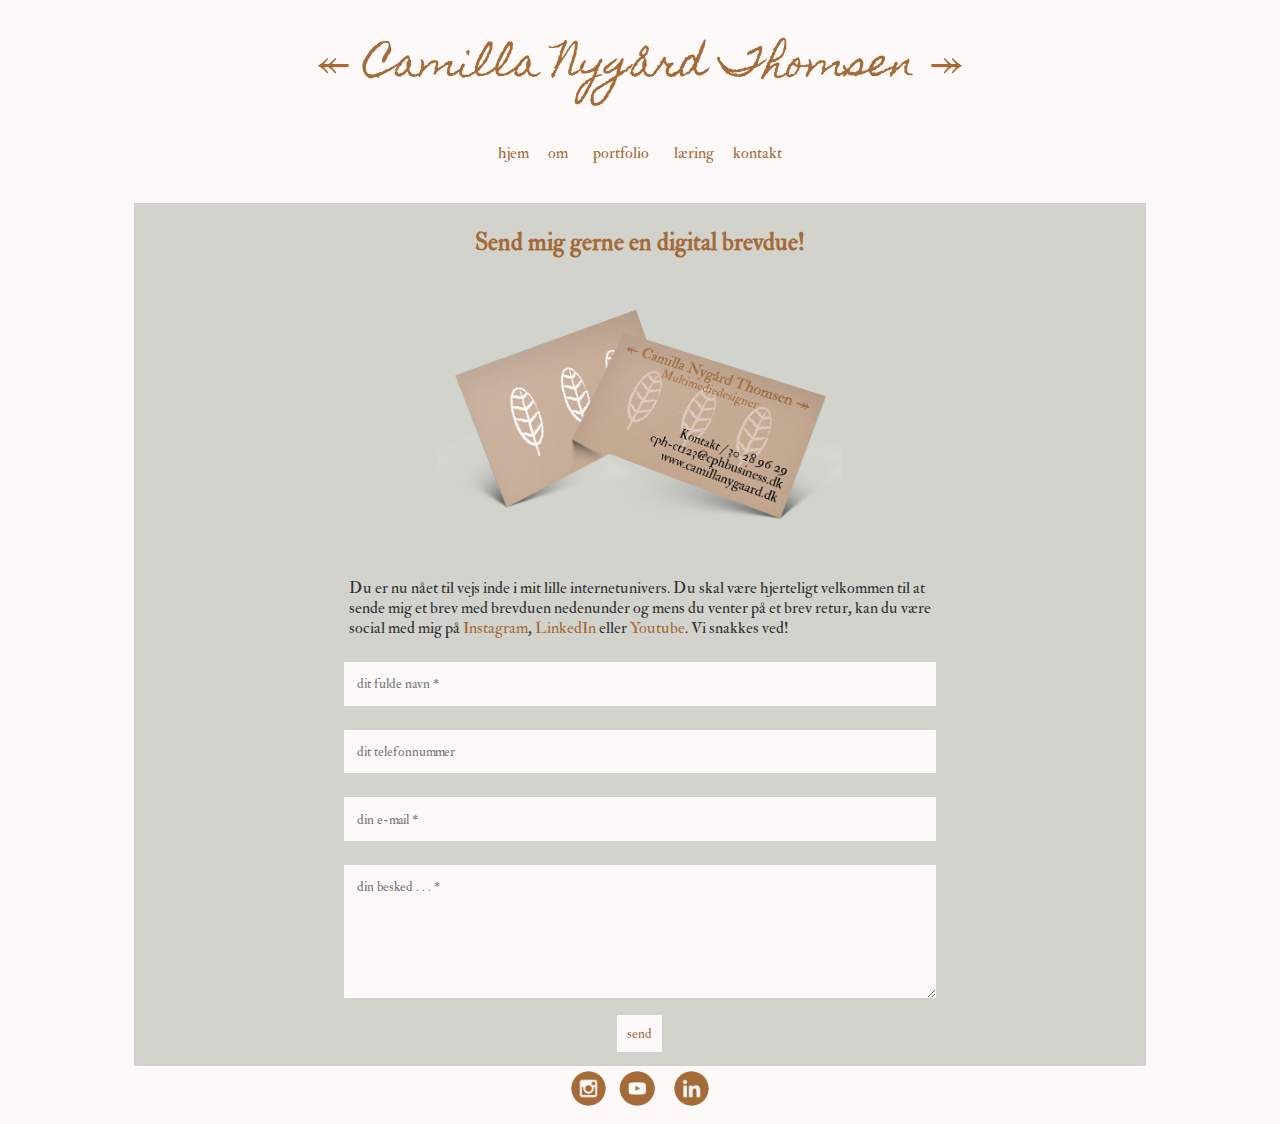
<file: kontakt.html>
<!doctype html>
<html lang="da">
<head>
    <meta charset="UTF-8">
    <meta name="viewport" content="width=device-width, initial-scale=1">
    <title>Camilla Nygård Thomsen</title>
    <link href="style/kontakt.css" rel="stylesheet" type="text/css">
    <link href="https://fonts.googleapis.com/css?family=IM+Fell+Double+Pica" rel="stylesheet">
</head>

<body>
    
<div id="container">
    
    <div id="header"><img src="images/header.png" alt="" id="headerimg"/></div>
    
    <div id="nav">
        <a href="index.html" class="text" target="_self">hjem</a>
        
        <a href="profil.html" class="text" target="_self">om</a>
        
        <div class="dropdown">
          <button class="dropbtn">portfolio</button>
          <div class="dropdown-content">
            <a href="flow1.html" class="text" target="_self">flow 1</a>
            <a href="flow2.html">flow 2</a>
            <a href="flow3.html">flow 3</a>
	        <a href="flow4.html">flow 4</a>
            <a href="eksamensprojekt.html">eksamensprojekt</a>
        </div>
        </div>
		
        <a href="laering.html" class="text" target="_self">læring</a>
        
        <a href="#" class="text" target="_self">kontakt</a></div>
    
    <div id="main">
        <div class="contact"><section>
            <h3 class="overskrift">Send mig gerne en digital brevdue!</h3>
            
            <div id="visitkort"><img src="images/businesscard.png" alt="businesscard" class="buscard"/></div>
            
            <p class="paragraf">Du er nu nået til vejs inde i mit lille internetunivers. Du skal være hjerteligt velkommen til at sende mig et brev med brevduen nedenunder og mens du venter på et brev retur, kan du være social med mig på <a href="https://www.instagram.com/camillanygaardt/" target="_blank" class="link">Instagram</a>, <a href="https://www.linkedin.com/in/camilla-nygård-thomsen-07b70914a/" target="_blank" class="link">LinkedIn</a> eller <a href="https://www.youtube.com/user/CamillaNT/videos?view_as=subscriber" target="_blank" class="link">Youtube</a>. Vi snakkes ved!</p>
            
            <form action="mailto:camilla_nt@hotmail.com?subject=Contact%20via%20form" method="post" enctype="text/plain">
                <p><input type="text" name="name" class="box" placeholder="dit fulde navn *" required></p>
                <p><input type="tel" name="phone" class="box" placeholder="dit telefonnummer"></p>
                <p><input type="email" name="email" class="box" placeholder="din e-mail *" required></p>
                <p><textarea name="comment" class="box" id="messagebox" placeholder="din besked . . . *" required></textarea></p>
                <input id="submitbutton" type="submit" value="send">
            </form>
            </section></div>
    </div>
    
    <div id="footer">
        <a href="https://www.instagram.com/camillanygaardt/" target="_blank"><img src="icons/instagram_new.png" alt="Ikon for Instagram"/></a>
    
        <a href="https://www.youtube.com/user/CamillaNT/videos?view_as=subscriber" target="_blank"><img src="icons/youtube_new.png" alt="Ikon for Youtube"/></a>
    
        <a href="https://www.linkedin.com/in/camilla-nygård-thomsen-07b70914a/" target="_blank"><img src="icons/linkedin_new.png" alt="Ikon for LinkedIn"/></a></div>
</div>
</body>
</html>
</file>
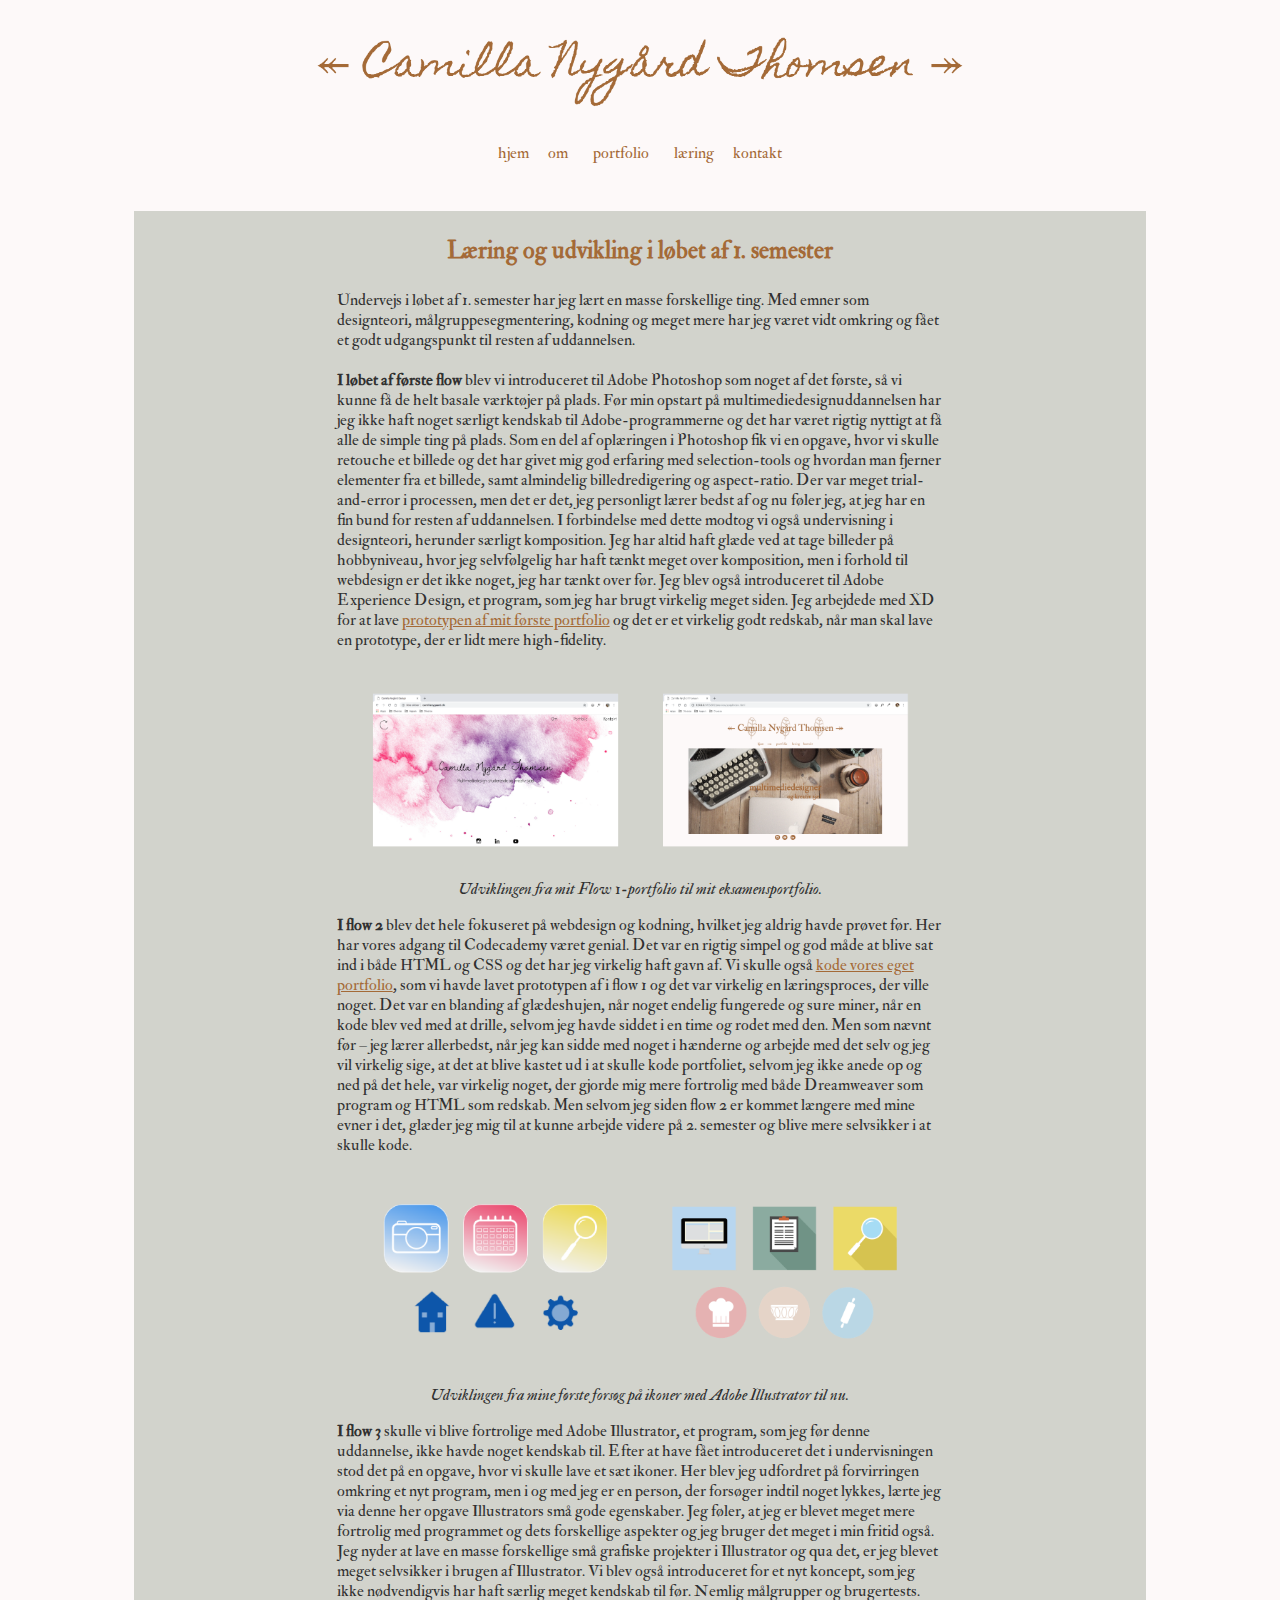
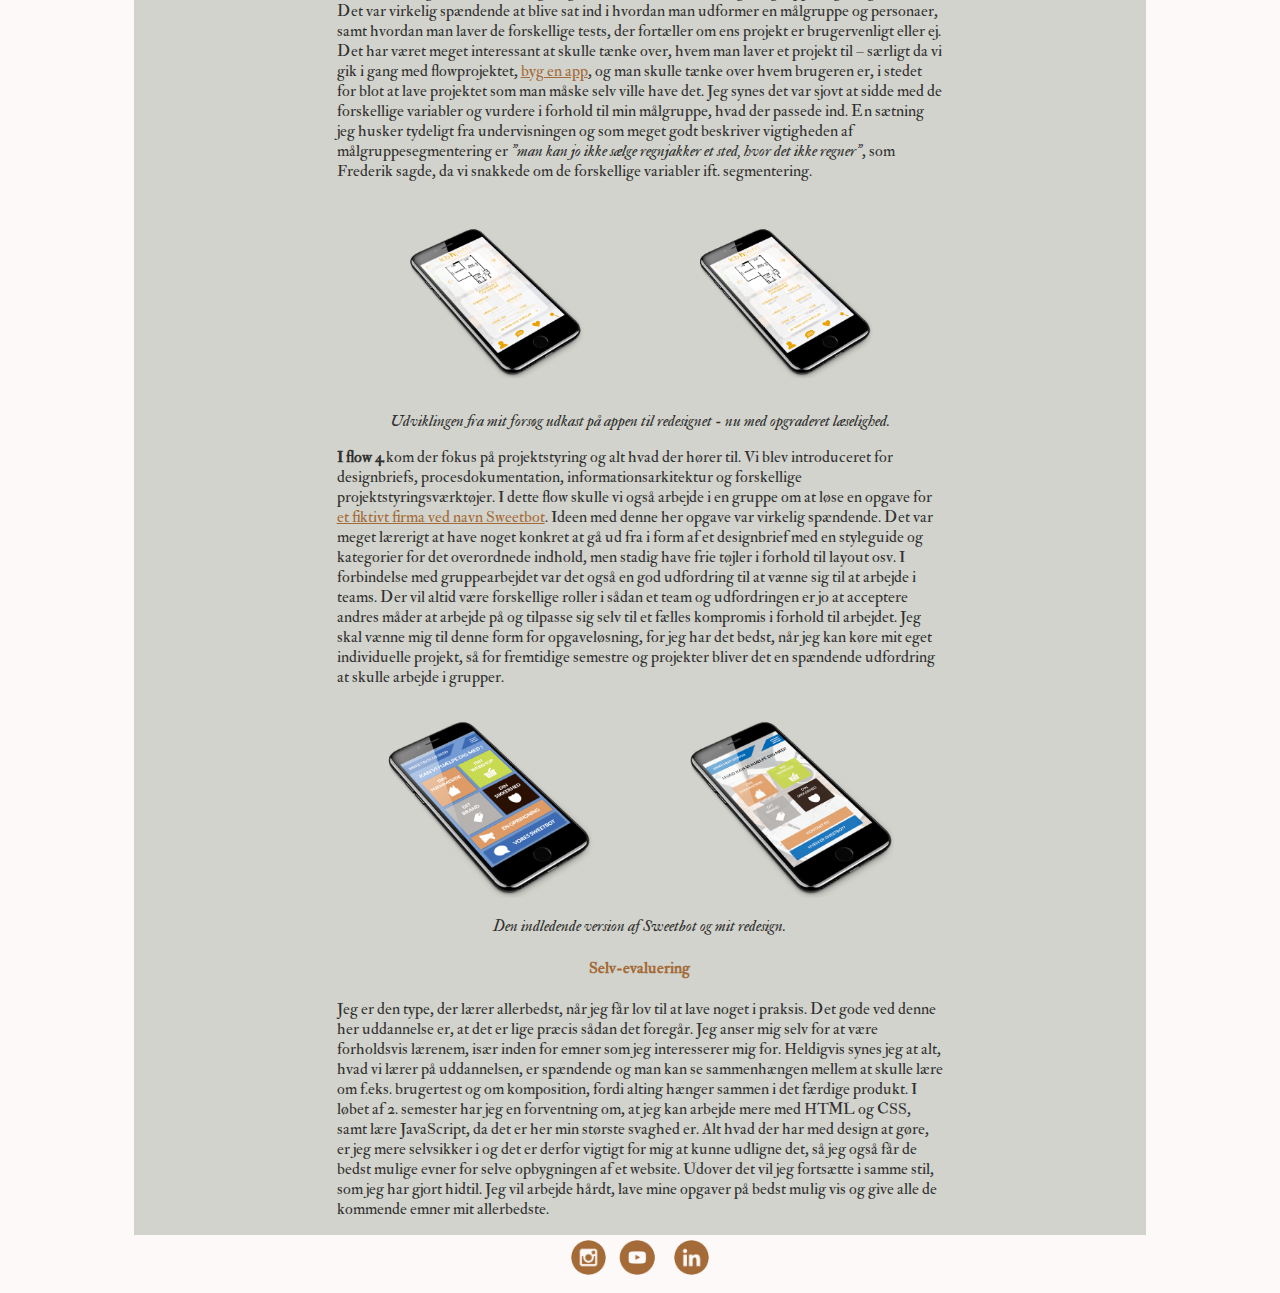
<file: laering.html>
<!doctype html>
<html lang="da">
<head>
    <meta charset="UTF-8">
    <meta name="viewport" content="width=device-width, initial-scale=1">
    <title>Camilla Nygård Thomsen</title>
    <link href="style/laering.css" rel="stylesheet" type="text/css">
    <link href="https://fonts.googleapis.com/css?family=IM+Fell+Double+Pica" rel="stylesheet">
</head>

<body>
    
<div id="container">
    
    <div id="header"><img src="images/header.png" alt="" id="headerimg"/></div>
    
    <div id="nav">
        <a href="index.html" class="text" target="_self">hjem</a>
        <a href="profil.html" class="text" target="_self">om</a>
        <div class="dropdown">
          <button class="dropbtn">portfolio</button>
            <div class="dropdown-content">
            <a href="flow1.html" class="text" target="_self">flow 1</a>
            <a href="flow2.html">flow 2</a>
            <a href="flow3.html">flow 3</a>
	        <a href="flow4.html">flow 4</a>
            <a href="eksamensprojekt.html">eksamensprojekt</a>
            </div>
        </div>
		
        <a href="#" class="text" target="_self">læring</a>
        
        <a href="kontakt.html" class="text" target="_self">kontakt</a></div>
      
    <div id="main">
      
        <div id="tekst">  
      
            <h3>Læring og udvikling i løbet af 1. semester</h3>
              <p>Undervejs i løbet af 1. semester har jeg lært en masse forskellige ting. Med emner som designteori, målgruppesegmentering, kodning og meget mere har jeg været vidt omkring og fået et godt udgangspunkt til resten af uddannelsen.<p><br>
              
              <p><b>I løbet af første flow</b> blev vi introduceret til Adobe Photoshop som noget af det første, så vi kunne få de helt basale værktøjer på plads. Før min opstart på multimediedesignuddannelsen har jeg ikke haft noget særligt kendskab til Adobe-programmerne og det har været rigtig nyttigt at få alle de simple ting på plads. Som en del af oplæringen i Photoshop fik vi en opgave, hvor vi skulle retouche et billede og det har givet mig god erfaring med selection-tools og hvordan man fjerner elementer fra et billede, samt almindelig billedredigering og aspect-ratio. Der var meget trial-and-error i processen, men det er det, jeg personligt lærer bedst af og nu føler jeg, at jeg har en fin bund for resten af uddannelsen.
              I forbindelse med dette modtog vi også undervisning i designteori, herunder særligt komposition. Jeg har altid haft glæde ved at tage billeder på hobbyniveau, hvor jeg selvfølgelig har haft tænkt meget over komposition, men i forhold til webdesign er det ikke noget, jeg har tænkt over før.
              Jeg blev også introduceret til Adobe Experience Design, et program, som jeg har brugt virkelig meget siden. Jeg arbejdede med XD for at lave <a href="flow1.html" target="_blank" class="flowlinks">prototypen af mit første portfolio</a> og det er et virkelig godt redskab, når man skal lave en prototype, der er lidt mere high-fidelity.</p>
              
              <figure><img src="images/laering1.png" alt="Udvikling af evner" class="figureimg"/>
              <figcaption>Udviklingen fra mit Flow 1-portfolio til mit eksamensportfolio.</figcaption>
              </figure>
          
              <p><b>I flow 2</b> blev det hele fokuseret på webdesign og kodning, hvilket jeg aldrig havde prøvet før. Her har vores adgang til Codecademy været genial. Det var en rigtig simpel og god måde at blive sat ind i både HTML og CSS og det har jeg virkelig haft gavn af. Vi skulle også <a href="flow2.html" target="_blank" class="flowlinks">kode vores eget portfolio</a>, som vi havde lavet prototypen af i flow 1 og det var virkelig en læringsproces, der ville noget. Det var en blanding af glædeshujen, når noget endelig fungerede og sure miner, når en kode blev ved med at drille, selvom jeg havde siddet i en time og rodet med den. Men som nævnt før – jeg lærer allerbedst, når jeg kan sidde med noget i hænderne og arbejde med det selv og jeg vil virkelig sige, at det at blive kastet ud i at skulle kode portfoliet, selvom jeg ikke anede op og ned på det hele, var virkelig noget, der gjorde mig mere fortrolig med både Dreamweaver som program og HTML som redskab. Men selvom jeg siden flow 2 er kommet længere med mine evner i det, glæder jeg mig til at kunne arbejde videre på 2. semester og blive mere selvsikker i at skulle kode.</p>
           
              <figure><img src="images/laering2.png" alt="Udvikling af Illustrator-evner" class="figureimg"/>
              <figcaption>Udviklingen fra mine første forsøg på ikoner med Adobe Illustrator til nu.</figcaption>
              </figure>
          
              <p><b>I flow 3</b> skulle vi blive fortrolige med Adobe Illustrator, et program, som jeg før denne uddannelse, ikke havde noget kendskab til. Efter at have fået introduceret det i undervisningen stod det på en opgave, hvor vi skulle lave et sæt ikoner. Her blev jeg udfordret på forvirringen omkring et nyt program, men i og med jeg er en person, der forsøger indtil noget lykkes, lærte jeg via denne her opgave Illustrators små gode egenskaber. Jeg føler, at jeg er blevet meget mere fortrolig med programmet og dets forskellige aspekter og jeg bruger det meget i min fritid også. Jeg nyder at lave en masse forskellige små grafiske projekter i Illustrator og qua det, er jeg blevet meget selvsikker i brugen af Illustrator. 
              Vi blev også introduceret for et nyt koncept, som jeg ikke nødvendigvis har haft særlig meget kendskab til før. Nemlig målgrupper og brugertests. Det var virkelig spændende at blive sat ind i hvordan man udformer en målgruppe og personaer, samt hvordan man laver de forskellige tests, der fortæller om ens projekt er brugervenligt eller ej. Det har været meget interessant at skulle tænke over, hvem man laver et projekt til – særligt da vi gik i gang med flowprojektet, <a href="flow3.html" target="_blank" class="flowlinks">byg en app</a>, og man skulle tænke over hvem brugeren er, i stedet for blot at lave projektet som man måske selv ville have det. Jeg synes det var sjovt at sidde med de forskellige variabler og vurdere i forhold til min målgruppe, hvad der passede ind. En sætning jeg husker tydeligt fra undervisningen og som meget godt beskriver vigtigheden af målgruppesegmentering er <em>”man kan jo ikke sælge regnjakker et sted, hvor det ikke regner”</em>, som Frederik sagde, da vi snakkede om de forskellige variabler ift. segmentering.</p>
          
              <figure><img src="images/laering3.png" alt="Udvikling af min app" class="figureimg"/>
              <figcaption>Udviklingen fra mit forsøg udkast på appen til redesignet - nu med opgraderet læselighed.</figcaption>
              </figure>
          
              <p><b>I flow 4</b> kom der fokus på projektstyring og alt hvad der hører til. Vi blev introduceret for designbriefs, procesdokumentation, informationsarkitektur og forskellige projektstyringsværktøjer. I dette flow skulle vi også arbejde i en gruppe om at løse en opgave for <a href="flow4.html" target="_blank" class="flowlinks">et fiktivt firma ved navn Sweetbot</a>. Ideen med denne her opgave var virkelig spændende. Det var meget lærerigt at have noget konkret at gå ud fra i form af et designbrief med en styleguide og kategorier for det overordnede indhold, men stadig have frie tøjler i forhold til layout osv. I forbindelse med gruppearbejdet var det også en god udfordring til at vænne sig til at arbejde i teams. Der vil altid være forskellige roller i sådan et team og udfordringen er jo at acceptere andres måder at arbejde på og tilpasse sig selv til et fælles kompromis i forhold til arbejdet. Jeg skal vænne mig til denne form for opgaveløsning, for jeg har det bedst, når jeg kan køre mit eget individuelle projekt, så for fremtidige semestre og projekter bliver det en spændende udfordring at skulle arbejde i grupper. </p>
          
              <figure><img src="images/læring4-01.png" alt="Udvikling af Sweetbot" class="figureimg"/>
              <figcaption>Den indledende version af Sweetbot og mit redesign.</figcaption>
              </figure>
          
              <h4>Selv-evaluering</h4>
              <p>Jeg er den type, der lærer allerbedst, når jeg får lov til at lave noget i praksis. Det gode ved denne her uddannelse er, at det er lige præcis sådan det foregår. Jeg anser mig selv for at være forholdsvis lærenem, især inden for emner som jeg interesserer mig for. Heldigvis synes jeg at alt, hvad vi lærer på uddannelsen, er spændende og man kan se sammenhængen mellem at skulle lære om f.eks. brugertest og om komposition, fordi alting hænger sammen i det færdige produkt. I løbet af 2. semester har jeg en forventning om, at jeg kan arbejde mere med HTML og CSS, samt lære JavaScript, da det er her min største svaghed er. Alt hvad der har med design at gøre, er jeg mere selvsikker i og det er derfor vigtigt for mig at kunne udligne det, så jeg også får de bedst mulige evner for selve opbygningen af et website.
              Udover det vil jeg fortsætte i samme stil, som jeg har gjort hidtil. Jeg vil arbejde hårdt, lave mine opgaver på bedst mulig vis og give alle de kommende emner mit allerbedste. 
              </p>
      </div>
    
    </div>
     <div id="footer">
    <a href="https://www.instagram.com/camillanygaardt/" target="_blank"><img src="icons/instagram_new.png" alt="Ikon for Instagram"/></a>
    
    <a href="https://www.youtube.com/user/CamillaNT/videos?view_as=subscriber" target="_blank"><img src="icons/youtube_new.png" alt="Ikon for Youtube"/></a>
    
    <a href="https://www.linkedin.com/in/camilla-nygård-thomsen-07b70914a/" target="_blank"><img src="icons/linkedin_new.png" alt="Ikon for LinkedIn"/></a></div>
</div>
</body>
</html>
</file>
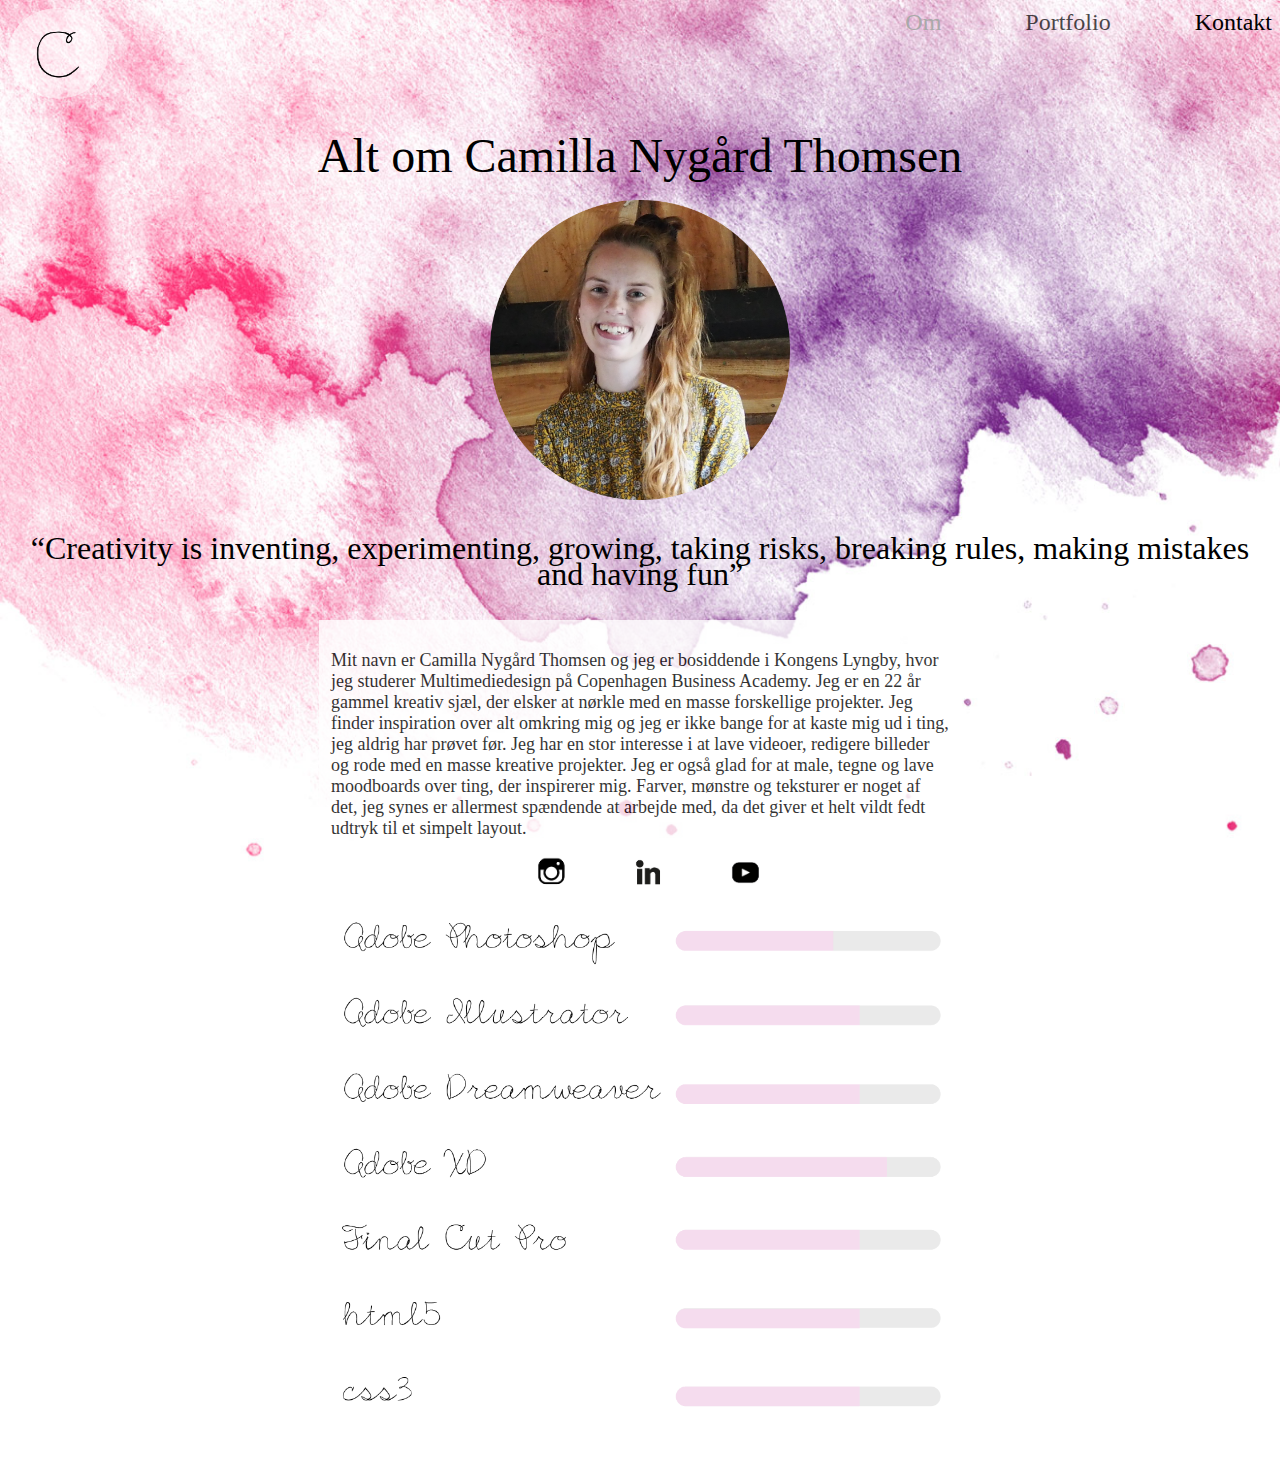
<file: original/about.html>
<!doctype html>
<html>
<head>
<meta charset="UTF-8">
<title>Om mig</title>
<link href="css/aboutstyles.css" rel="stylesheet" type="text/css">
<!--The following script tag downloads a font from the Adobe Edge Web Fonts server for use within the web page. We recommend that you do not modify it.-->
<script>var __adobewebfontsappname__="dreamweaver"</script>
<script src="http://use.edgefonts.net/dawning-of-a-new-day:n4:default;bubbler-one:n4:default.js" type="text/javascript"></script>

</head>

<body>
<div> <a href="index.html" target="_self"> <img alt="Home Icon" src="images/Logo.png" width="100" height="100"> </a>
	
  <div id="nav"><nav>
		<a href="#" class="active" class="text" target="_self">Om</a>
		<div class="dropdown">
  <button class="dropbtn">Portfolio</button>
  <div class="dropdown-content">
    <a href="portfolio.html" class="text" target="_self">1. semester</a>
    <a href="#">2. semester</a>
    <a href="#">3. semester</a>
	<a href="#">4. semester</a>
  </div>
</div>
		<a href="contact.html" class="text" target="_self">Kontakt</a>
	</nav></div>
	
  <section>
    <h1>Alt om Camilla Nygård Thomsen</h1>
    <img src="images/profilpicture.png" width="300" height="300" alt="Profile Picture"/> 
	<h3 class="quote">“Creativity is inventing, experimenting,  growing, taking risks, breaking rules, making mistakes and having fun”</h3></section>
	
  <div class="paragraphid">
	<div id="box1"><p>Mit navn er Camilla Nygård Thomsen og jeg er bosiddende i Kongens Lyngby, hvor jeg studerer Multimediedesign på Copenhagen Business Academy. Jeg er en 22 år gammel kreativ sjæl, der elsker at nørkle med en masse forskellige projekter. Jeg finder inspiration over alt omkring mig og jeg er ikke bange for at kaste mig ud i ting, jeg aldrig har prøvet før.
	Jeg har en stor interesse i at lave videoer, redigere billeder og rode med en masse kreative projekter. Jeg er også glad for at male, tegne og lave moodboards over ting, der inspirerer mig. Farver, mønstre og teksturer er noget af det, jeg synes er allermest spændende at arbejde med, da det giver et helt vildt fedt udtryk til et simpelt layout.</p></div></div>
	
  <img src="images/kompetencer.png" id="kompetencer" alt="kompetencer"/>
	
<footer> <a href="https://www.instagram.com/camillanygaardt/" target="_blank"> <img alt="Instagram Icon" src="images/instaicon.png" width="45" height="45"> </a> <a href="https://www.linkedin.com/in/camilla-nygård-thomsen-07b70914a/" target="_blank"> <img alt="Linked In Icon" src="images/linkedinicon.png" width="45" height="45"> </a> <a href="http://www.youtube.com/user/CamillaNT" target="_blank"> <img alt="Youtube Icon" src="images/youtubeicon.png" width="45" height="45"> </a> </footer>
</div>

</body>
</html>
</file>
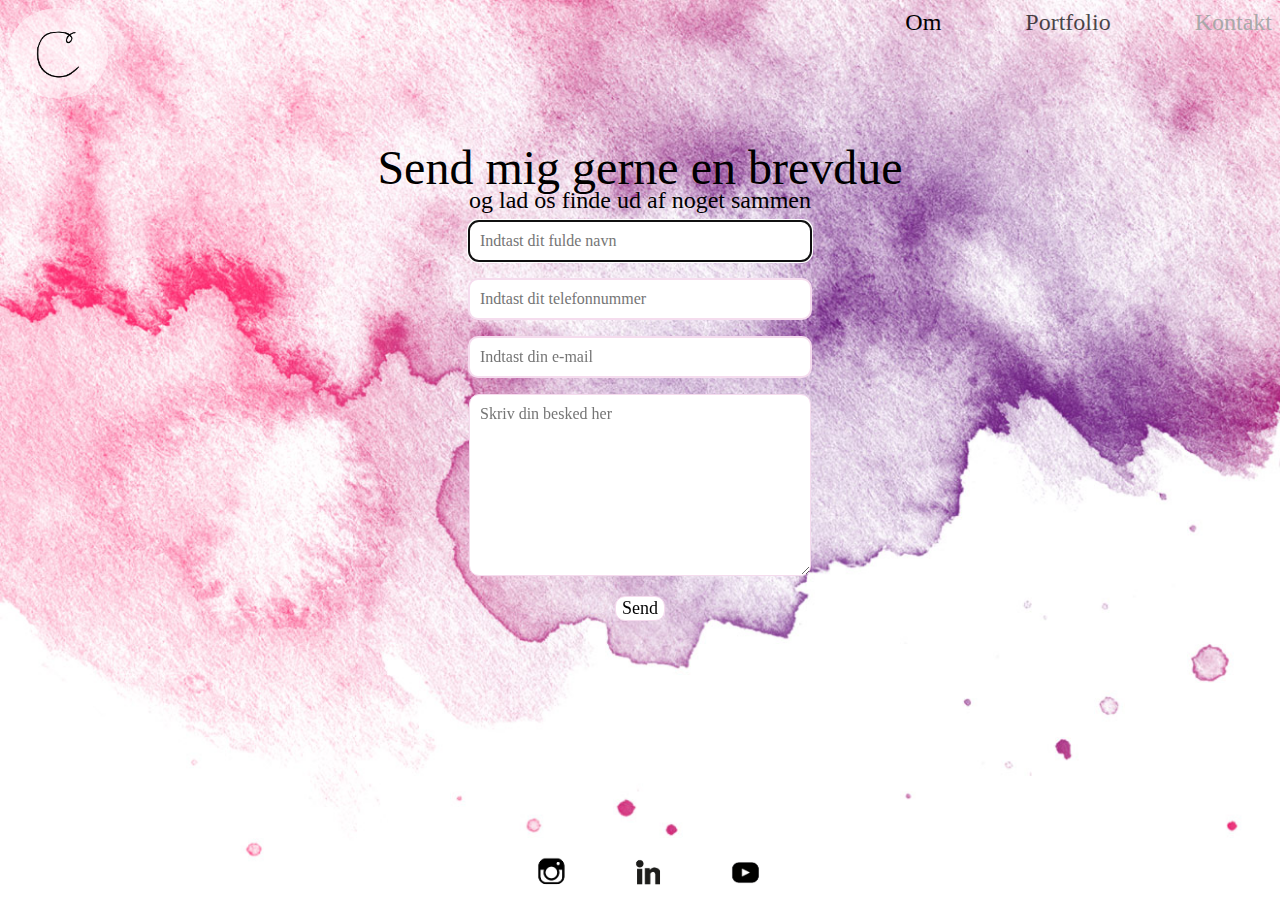
<file: original/contact.html>
<!doctype html>
<html>
<head>
<meta charset="UTF-8">
<title>Kontakt mig</title>
<link href="css/contactstyles.css" rel="stylesheet" type="text/css">
<!--The following script tag downloads a font from the Adobe Edge Web Fonts server for use within the web page. We recommend that you do not modify it.-->
<script>var __adobewebfontsappname__="dreamweaver"</script>
<script src="http://use.edgefonts.net/bubbler-one:n4:default;dawning-of-a-new-day:n4:default.js" type="text/javascript"></script>

</head>

<body>
<div>
 <a href="index.html" target="_self"> <img alt="Home Icon" src="images/Logo.png" width="100" height="100"> </a>

<div id="nav"><nav>
		<a href="about.html" class="text" target="_self">Om</a>
		<div class="dropdown">
  <button class="dropbtn">Portfolio</button>
  <div class="dropdown-content">
    <a href="portfolio.html" class="text" target="_self">1. semester</a>
    <a href="#">2. semester</a>
    <a href="#">3. semester</a>
	<a href="#">4. semester</a>
  </div>
</div>
		<a href="#" class="active" class="text" target="_self">Kontakt</a>
	</nav></div>

<section>
<h1>Send mig gerne en brevdue</h1>
<h2>og lad os finde ud af noget sammen</h2>
	
<form action="mailto:camilla_nt@hotmail.com?subject=Contact%20via%20form" method="post" enctype="text/plain">
      
      <p>
        <input type="text" name="name" class="box" placeholder="Indtast dit fulde navn" autofocus required>
      </p>
	
	<p>
        <input type="phone" name="phone" class="box" placeholder="Indtast dit telefonnummer">
      </p>
      
      <p>
        <input type="email" name="email" class="box" placeholder="Indtast din e-mail" required>
      </p>
      
      <p>
        <textarea name="comment" class="box" id="messagebox" placeholder="Skriv din besked her"></textarea>
      </p>
      <input id="submitbutton" type="submit" value="Send">
    </form>

</section>
	
 <footer>
	 <a href="https://www.instagram.com/camillanygaardt/" target="_blank">
<img alt="Instagram Icon" src="images/instaicon.png" width="45" height="45">
</a>
	 
	<a href="https://www.linkedin.com/in/camilla-nygård-thomsen-07b70914a/" target="_blank">
<img alt="Linked In Icon" src="images/linkedinicon.png" width="45" height="45">
</a>
	 
	 <a href="http://www.youtube.com/user/CamillaNT" target="_blank">
<img alt="Youtube Icon" src="images/youtubeicon.png" width="45" height="45">
</a>
	 </footer>
	</div>
	
</body>
</html>
</file>
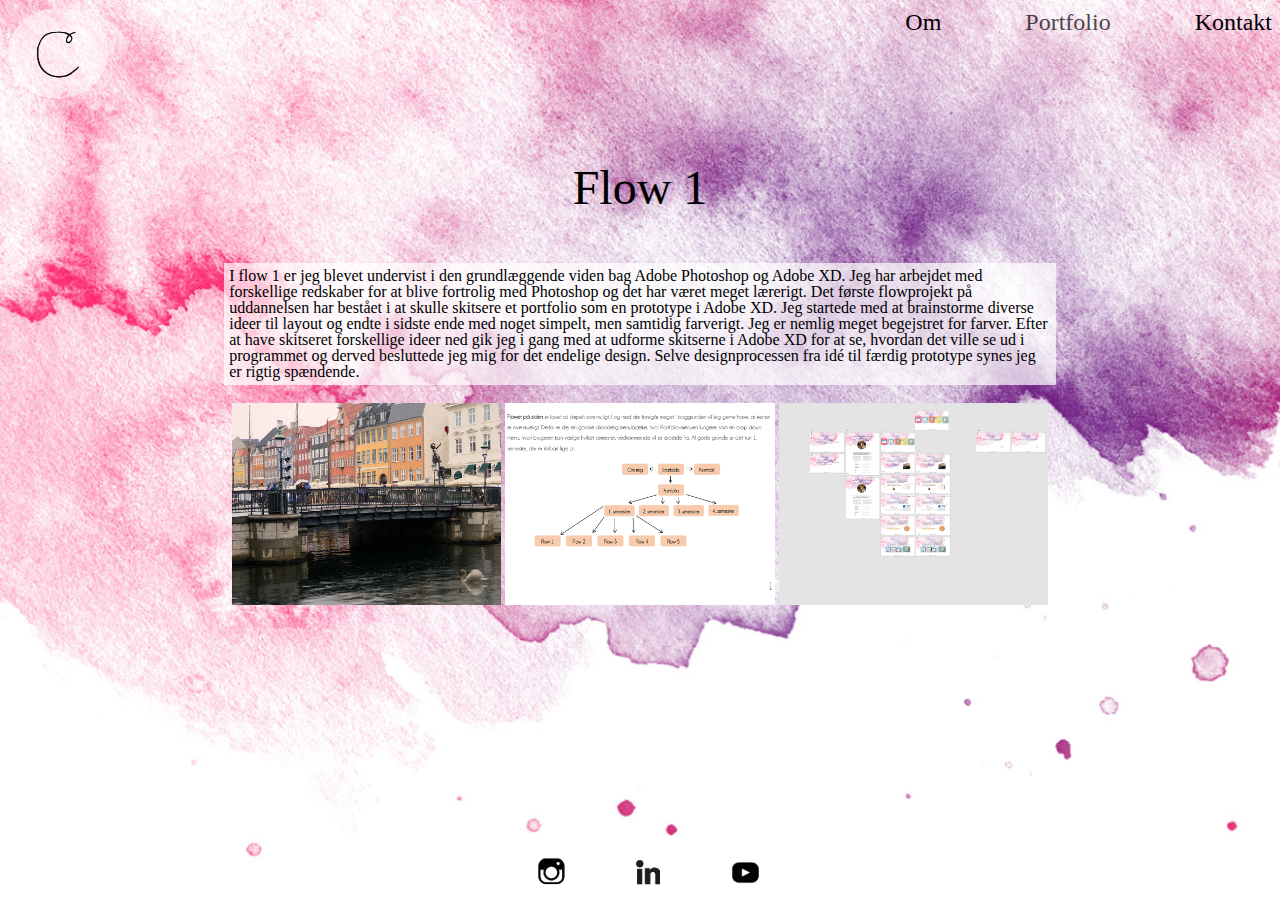
<file: original/flow1.html>
<!doctype html>
<html>
<head>
<meta charset="UTF-8">
<title>Flow 1</title>
<link href="css/flow1styles.css" rel="stylesheet" type="text/css">
<!--The following script tag downloads a font from the Adobe Edge Web Fonts server for use within the web page. We recommend that you do not modify it.-->
<script>var __adobewebfontsappname__="dreamweaver"</script>
<script src="http://use.edgefonts.net/bubbler-one:n4:default;dawning-of-a-new-day:n4:default.js" type="text/javascript"></script>

</head>

<body>
<div>
 <a href="index.html" target="_self"> <img alt="Home Icon" src="images/Logo.png" width="100" height="100"> </a>

 <div id="nav"><nav>
		<a href="about.html" class="text" target="_self">Om</a>
		<div class="dropdown">
  <button class="dropbtn">Portfolio</button>
  <div class="dropdown-content">
    <a href="portfolio.html" class="text" target="_self">1. semester</a>
    <a href="#">2. semester</a>
    <a href="#">3. semester</a>
	<a href="#">4. semester</a>
  </div>
</div>
		<a href="contact.html" class="text" target="_self">Kontakt</a>
	</nav></div>

<!--HER SKAL AL INDHOLDET VÆRE-->
  <h3 class="flowheader">Flow 1</h3>
<p>I flow 1 er jeg blevet undervist i den grundlæggende viden bag Adobe Photoshop og Adobe XD.
Jeg har arbejdet med forskellige redskaber for at blive fortrolig med Photoshop og det har været meget lærerigt. Det første flowprojekt på uddannelsen har bestået i at skulle skitsere et portfolio som en prototype i Adobe XD. Jeg startede med at brainstorme diverse ideer til layout og endte i sidste ende med noget simpelt, men samtidig farverigt. Jeg er nemlig meget begejstret for farver. 
Efter at have skitseret forskellige ideer ned gik jeg i gang med at udforme skitserne i Adobe XD for at se, hvordan det ville se ud i programmet og derved besluttede jeg mig for det endelige design. Selve designprocessen fra idé til færdig prototype synes jeg er rigtig spændende.</p>

<br>	
	
<div class="imgrow"><img src="images/flow1karrusel1.png" id="img1" alt="Photoshopopgave"/>
<img src="images/flow1karrusel2" id="img2" alt="Flowdiagram"/>
<img src="images/flow1karrusel3.png" id="img3" alt="Prototype"/></div>
	
	
<footer>
	 <a href="https://www.instagram.com/camillanygaardt/" target="_blank">
<img alt="Instagram Icon" src="images/instaicon.png" width="45" height="45">
</a>
	 
	<a href="https://www.linkedin.com/in/camilla-nygård-thomsen-07b70914a/" target="_blank">
<img alt="Linked In Icon" src="images/linkedinicon.png" width="45" height="45">
</a>
	 
	 <a href="http://www.youtube.com/user/CamillaNT" target="_blank">
<img alt="Youtube Icon" src="images/youtubeicon.png" width="45" height="45">
</a>
	 </footer>
	</div>
</body>
</html>
</file>
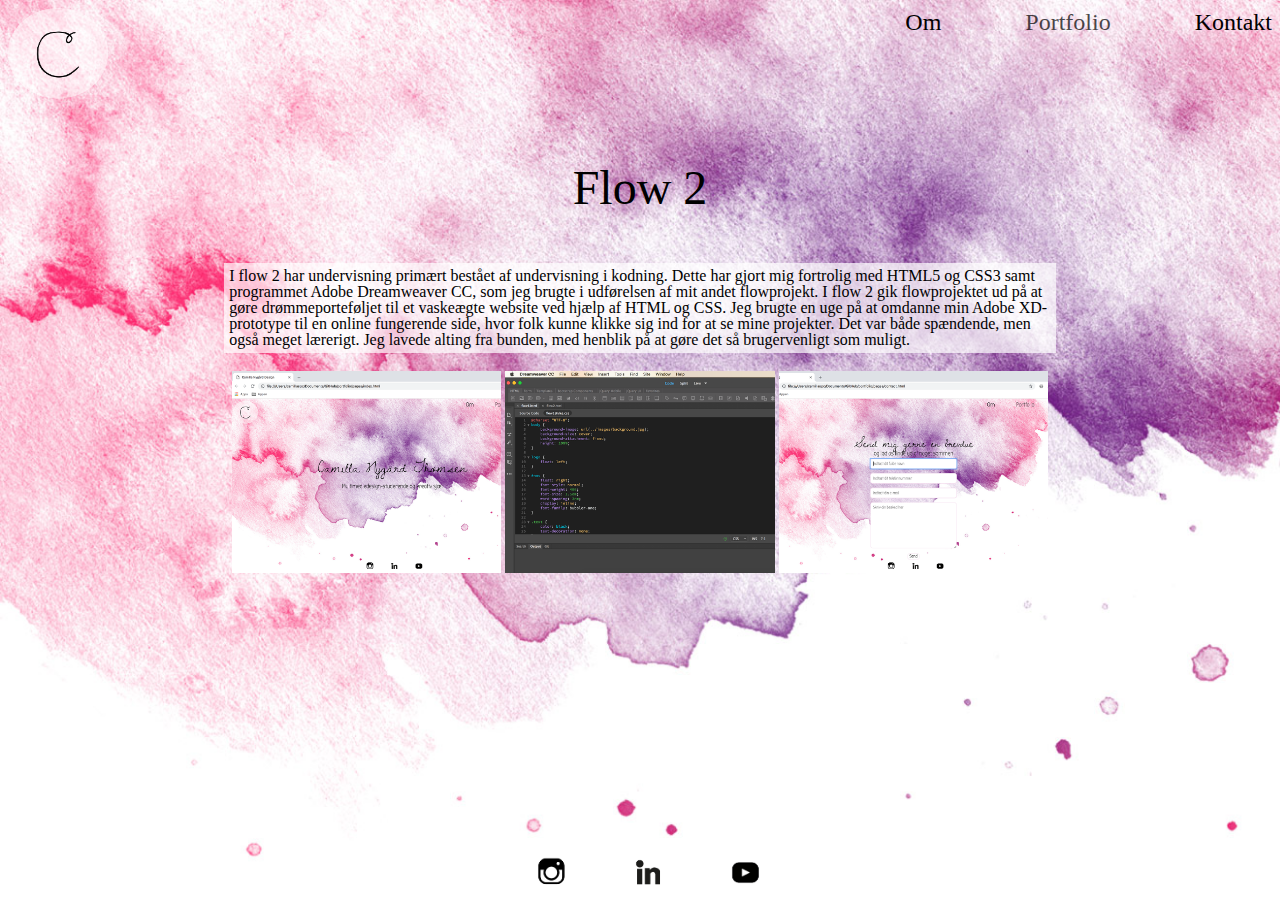
<file: original/flow2.html>
<!doctype html>
<html>
<head>
<meta charset="UTF-8">
<title>Flow 2</title>
<link href="css/flow2styles.css" rel="stylesheet" type="text/css">
<!--The following script tag downloads a font from the Adobe Edge Web Fonts server for use within the web page. We recommend that you do not modify it.-->
<script>var __adobewebfontsappname__="dreamweaver"</script>
<script src="http://use.edgefonts.net/bubbler-one:n4:default;dawning-of-a-new-day:n4:default.js" type="text/javascript"></script>

</head>

<body>
<div>
 <a href="index.html" target="_self"> <img alt="Home Icon" src="images/Logo.png" width="100" height="100"> </a>

<div id="nav"><nav>
		<a href="about.html" class="text" target="_self">Om</a>
		<div class="dropdown">
  <button class="dropbtn">Portfolio</button>
  <div class="dropdown-content">
    <a href="portfolio.html" class="text" target="_self">1. semester</a>
    <a href="#">2. semester</a>
    <a href="#">3. semester</a>
	<a href="#">4. semester</a>
  </div>
</div>
		<a href="contact.html" class="text" target="_self">Kontakt</a>
	</nav></div>

<!--HER SKAL AL INDHOLDET VÆRE-->
<h3 class="flowheader">Flow 2</h3>
<p>I flow 2 har undervisning primært bestået af undervisning i kodning. Dette har gjort mig fortrolig med HTML5 og CSS3 samt programmet Adobe Dreamweaver CC, som jeg brugte i udførelsen af mit andet flowprojekt. I flow 2 gik flowprojektet ud på at gøre drømmeporteføljet til et vaskeægte website ved hjælp af HTML og CSS. 
Jeg brugte en uge på at omdanne min Adobe XD-prototype til en online fungerende side, hvor folk kunne klikke sig ind for at se mine projekter.  Det var både spændende, men også meget lærerigt. Jeg lavede alting fra bunden, med henblik på at gøre det så brugervenligt som muligt.</p>

<br>	
	
<div class="imgrow"><img src="images/flow2karrusel2.png" id="img1" alt="Dreamweaver"/>
<img src="images/flow2karrusel1.png" id="img2" alt="Startside"/>
<img src="images/flow2karrusel3.png" id="img3" alt="Prototype"/></div>
	
 <footer>
	 <a href="https://www.instagram.com/camillanygaardt/" target="_blank">
<img alt="Instagram Icon" src="images/instaicon.png" width="45" height="45">
</a>
	 
	<a href="https://www.linkedin.com/in/camilla-nygård-thomsen-07b70914a/" target="_blank">
<img alt="Linked In Icon" src="images/linkedinicon.png" width="45" height="45">
</a>
	 
	 <a href="http://www.youtube.com/user/CamillaNT" target="_blank">
<img alt="Youtube Icon" src="images/youtubeicon.png" width="45" height="45">
</a>
	 </footer>
	</div>
	</body>
</html>
</file>
<file: original/css/indexstyles.css>
@charset "UTF-8";
body {
    background-image: url(../images/background.jpg);
    background-size: cover;
    background-attachment: fixed;
    height: 100%;
}
body section h1 {
    font-family: dawning-of-a-new-day;
    font-style: normal;
    font-weight: 400;
    font-size: 4em;
    text-align: center;
    line-height: 0.5em;
	height: 0.5em;
}
body section {
	padding: 90px;
}

logo {
    float: left;	
}

#nav {
    float: right;
    font-family: bubbler-one;
    font-style: normal;
    font-weight: 400;
    font-size: 1.5em;
    word-spacing: 3em;
	display: inline;
}

.text {
    color: #000000;
    text-decoration: none;
}

body section h2 {
    font-family: bubbler-one;
    font-style: normal;
    font-weight: 400;
    text-align: center;
    font-size: 1.5em;
	line-height: 0.5em;
	height: 0.5em;
}
body footer {
    text-align: center;
    height: 50px;
    position: absolute;
    bottom: 0;
    width: 100%;
    word-spacing: 3em;
}

a {
	text-decoration: none;
}

body div {
	min-height: 100px;
}

/* Dropdown Button */
.dropbtn {
    font-size: 1em;
    font-family: bubbler-one;
    font-style: normal;
    font-weight: 400;
    background-color: #FFFFFF;
    opacity: 0.7;
    border-style: hidden;
	background: no-repeat;
}

/* The container <div> - needed to position the dropdown content */
.dropdown {
    position: relative;
    display: inline-block;	
}

/* Dropdown Content (Hidden by Default) */
.dropdown-content {
    display: none;
    position: absolute;
    background-color: #FFFFFF;
    opacity: 0.9;
    min-width: 60px;
    z-index: 1;
}

/* Links inside the dropdown */
.dropdown-content a {
    color: black;
    padding: 12px 16px;
    text-decoration: none;
    display: block;
    font-style: normal;
    font-weight: 400;
    font-size: 0.5em;
    word-spacing: 0em;
    text-align: center;
    font-family: bubbler-one;
}

/* Change color of dropdown links on hover */
.dropdown-content a:hover {background-color: #F5DCEE;}

/* Show the dropdown menu on hover */
.dropdown:hover .dropdown-content {display: block;}
</file>
<file: style/eksamensprojekt.css>
@charset "UTF-8";
/* CSS Document */

html {
    box-sizing: border-box;
}
*, *:before, *:after {
    box-sizing: inherit;
}

body {
    background-color: #fdf9f9;
}

#container {
    width: 80%;
    margin-left: 10%;
    margin-right: 10%;
    font-family: 'IM Fell Double Pica', serif;
    text-align: center;
    color: #a46a37;
}
#header {
    min-height: 10vh;
}
#nav {
    min-height: 5vh;
    word-spacing: 1em;
}
#nav a:hover {
    color: #7c461e;
}
.text {
    text-decoration: none;
    font-family: 'IM Fell Double Pica', serif;
    color: #a46a37;
}
/* Dropdown Button */
.dropbtn {
    border-style: hidden;
	background: no-repeat;
    font-family: 'IM Fell Double Pica', serif;
    font-size: 1em;
    color: #a46a37; 
}

.dropbtn:hover {
    color: #7c461e;
    cursor: pointer;
}

/* The container <div> - needed to position the dropdown content */
.dropdown {
    position: relative;
    display: inline-block;	
}
/* Dropdown Content (Hidden by Default) */
.dropdown-content {
    display: none;
    position: absolute;
    background-color: #fdf9f9;
    opacity: 0.9;
    z-index: 1;
    text-align: center;
}
/* Links inside the dropdown */
.dropdown-content a {
    padding: 4px 3px;
    text-decoration: none;
    display: block;
    text-align: center;
    word-spacing: normal;
    color: #a46a37;
    font-size: 1em;
}
/* Change color of dropdown links on hover */
.dropdown-content a:hover {background-color: #c6ab94;}
/* Show the dropdown menu on hover */
.dropdown:hover .dropdown-content {display: block;}
#main {
    min-height: 65vh;
}

#footer {
    min-height: 5vh;
    width: 100%;
}

#footer img {
    height: 5vh;
    transition: all .2s ease-in-out;
}

#footer img:hover {
    transform: scale(1.1);
}

.linkcontainer {
    background-color: #c6ab94;
    margin: 0 auto;
    width: 60%;
    padding-bottom: 0.5em;
}

.links {
    text-decoration: none;
    color: #303030;
}

.links:hover {
    color: #A46A37;
}

#pinlinks {
    color: #A46A37;
    font-size: 1em;
    padding-top: 0.5em;
}

.content {
    background: rgba(198, 171, 148, 0.5);
    padding: 1em;
    margin: 0 auto;
    width: 100%;
}

a {
    color: #A46A37;
}

.paragraf {
    width: 60%;
    color: #303030;
    text-align: left;
    margin: 0 auto;
}

.image {
    width: 60%;
}

figcaption {
    color: #303030;
    font-style: italic;    
}

#headerimg {
    width: 70%;
}

@media (max-width: 800px) {
    #headerimg {
        width: 600px;
    }
    .image {
        width: 100%;
    }
}

@media (max-width: 480px) {
    #headerimg {
        width: 300px;
    }
    #image {
        width: 90%;
    }
    .paragraf {
        width: 90%;
        padding-left: 0.5em;
        padding-right: 0.5em;
    }
}
</file>
<file: style/flow1.css>
@charset "UTF-8";
/* CSS Document */

html {
    box-sizing: border-box;
}
*, *:before, *:after {
    box-sizing: inherit;
}

body {
    background-color: #fdf9f9;
}

#container {
    width: 80%;
    margin-left: 10%;
    margin-right: 10%;
    font-family: 'IM Fell Double Pica', serif;
    text-align: center;
    color: #a46a37;
}
#header {
    min-height: 10vh;
}
#nav {
    min-height: 5vh;
    word-spacing: 1em;
}
#nav a:hover {
    color: #7c461e;
}
.text {
    text-decoration: none;
    font-family: 'IM Fell Double Pica', serif;
    color: #a46a37;
}
/* Dropdown Button */
.dropbtn {
    border-style: hidden;
	background: no-repeat;
    font-family: 'IM Fell Double Pica', serif;
    font-size: 1em;
    color: #a46a37; 
}

.dropbtn:hover {
    color: #7c461e;
    cursor: pointer;
}

/* The container <div> - needed to position the dropdown content */
.dropdown {
    position: relative;
    display: inline-block;	
}
/* Dropdown Content (Hidden by Default) */
.dropdown-content {
    display: none;
    position: absolute;
    background-color: #fdf9f9;
    opacity: 0.9;
    z-index: 1;
    text-align: center;
}
/* Links inside the dropdown */
.dropdown-content a {
    padding: 4px 3px;
    text-decoration: none;
    display: block;
    text-align: center;
    word-spacing: normal;
    color: #a46a37;
    font-size: 1em;
}
/* Change color of dropdown links on hover */
.dropdown-content a:hover {background-color: #c6ab94;}
/* Show the dropdown menu on hover */
.dropdown:hover .dropdown-content {display: block;}
#main {
    min-height: 65vh;
}

#footer {
    min-height: 5vh;
    width: 100%;
}

#footer img {
    height: 5vh;
    transition: all .2s ease-in-out;
}

#footer img:hover {
    transform: scale(1.1);
}

.linkcontainer {
    background-color: #c6ab94;
    margin: 0 auto;
    width: 60%;
    padding-bottom: 0.5em;
}

.links {
    text-decoration: none;
    color: #303030;
    padding-left: 0.5em;
    padding-right: 0.5em;
}

.links:hover {
    color: #A46A37;
}

#pinlinks {
    color: #A46A37;
    font-size: 1em;
    padding-top: 0.5em;
}

.content {
    background: rgba(198, 171, 148, 0.5);
    padding: 1em;
    margin: 0 auto;
    width: 100%;
}

.paragraf {
    width: 60%;
    color: #303030;
    text-align: left;
    margin: 0 auto;
    padding-top: 1em;
}

#image {
    width: 60%;
}

#headerimg {
    width: 70%;
}

@media (max-width: 800px) {
    #headerimg {
        width: 600px;
    }
    .links {
        display: grid;
        padding: 0.5em;
    }
}

@media (max-width: 480px) {
    #headerimg {
        width: 300px;
        padding: 0;
        text-align: center;
    }
    #image {
        width: 90%;
    }
    .paragraf {
        width: 90%;
        padding-left: 0.5em;
        padding-right: 0.5em;
    }
}
</file>
<file: style/flow2.css>
@charset "UTF-8";
/* CSS Document */

html {
    box-sizing: border-box;
}
*, *:before, *:after {
    box-sizing: inherit;
}

body {
    background-color: #fdf9f9;
}

#container {
    width: 80%;
    margin-left: 10%;
    margin-right: 10%;
    font-family: 'IM Fell Double Pica', serif;
    text-align: center;
    color: #a46a37;
}
#header {
    min-height: 10vh;
}
#nav {
    min-height: 5vh;
    word-spacing: 1em;
}
#nav a:hover {
    color: #7c461e;
}
.text {
    text-decoration: none;
    font-family: 'IM Fell Double Pica', serif;
    color: #a46a37;
}
/* Dropdown Button */
.dropbtn {
    border-style: hidden;
	background: no-repeat;
    font-family: 'IM Fell Double Pica', serif;
    font-size: 1em;
    color: #a46a37; 
}

.dropbtn:hover {
    color: #7c461e;
    cursor: pointer;
}

/* The container <div> - needed to position the dropdown content */
.dropdown {
    position: relative;
    display: inline-block;	
}
/* Dropdown Content (Hidden by Default) */
.dropdown-content {
    display: none;
    position: absolute;
    background-color: #fdf9f9;
    opacity: 0.9;
    z-index: 1;
    text-align: center;
}
/* Links inside the dropdown */
.dropdown-content a {
    padding: 4px 3px;
    text-decoration: none;
    display: block;
    text-align: center;
    word-spacing: normal;
    color: #a46a37;
    font-size: 1em;
}
/* Change color of dropdown links on hover */
.dropdown-content a:hover {background-color: #c6ab94;}
/* Show the dropdown menu on hover */
.dropdown:hover .dropdown-content {display: block;}
#main {
    min-height: 65vh;
}

#footer {
    min-height: 5vh;
    width: 100%;
}

#footer img {
    height: 5vh;
    transition: all .2s ease-in-out;
}

#footer img:hover {
    transform: scale(1.1);
}

.linkcontainer {
    background-color: #c6ab94;
    margin: 0 auto;
    width: 60%;
    padding-bottom: 0.5em;
}

.links {
    text-decoration: none;
    color: #303030;
    padding-left: 0.5em;
    padding-right: 0.5em;
}

.links:hover {
    color: #A46A37;
}

#pinlinks {
    color: #A46A37;
    font-size: 1em;
    padding-top: 0.5em;
}

.content {
    background: rgba(198, 171, 148, 0.5);
    padding: 1em;
    margin: 0 auto;
    width: 100%;
}

.paragraf {
    width: 60%;
    color: #303030;
    text-align: left;
    margin: 0 auto;
    padding-top: 1em;
}

#image {
    width: 60%;
}

.feedback {
    width: 60%;
    color: #303030;
    text-align: left;
    margin: 0 auto;
}

#link {
    color: #A46A37;
}

#headerimg {
    width: 70%;
}

@media (max-width: 800px) {
    #headerimg {
        width: 600px;
    }
    .links {
        display: grid;
        padding: 0.5em;
    }
}

@media (max-width: 480px) {
    #headerimg {
        width: 300px;
        padding: 0;
        text-align: center;
    }
    #image {
        width: 90%;
    }
    .paragraf {
        width: 90%;
        padding-left: 0.5em;
        padding-right: 0.5em;
    }
}
</file>
<file: style/flow4.css>
@charset "UTF-8";
/* CSS Document */

html {
    box-sizing: border-box;
}
*, *:before, *:after {
    box-sizing: inherit;
}

body {
    background-color: #fdf9f9;
}

#container {
    width: 80%;
    margin-left: 10%;
    margin-right: 10%;
    font-family: 'IM Fell Double Pica', serif;
    text-align: center;
    color: #a46a37;
}
#header {
    min-height: 10vh;
}
#nav {
    min-height: 5vh;
    word-spacing: 1em;
}
#nav a:hover {
    color: #7c461e;
}
.text {
    text-decoration: none;
    font-family: 'IM Fell Double Pica', serif;
    color: #a46a37;
}
/* Dropdown Button */
.dropbtn {
    border-style: hidden;
	background: no-repeat;
    font-family: 'IM Fell Double Pica', serif;
    font-size: 1em;
    color: #a46a37; 
}

.dropbtn:hover {
    color: #7c461e;
    cursor: pointer;
}

/* The container <div> - needed to position the dropdown content */
.dropdown {
    position: relative;
    display: inline-block;	
}
/* Dropdown Content (Hidden by Default) */
.dropdown-content {
    display: none;
    position: absolute;
    background-color: #fdf9f9;
    opacity: 0.9;
    z-index: 1;
    text-align: center;
}
/* Links inside the dropdown */
.dropdown-content a {
    padding: 4px 3px;
    text-decoration: none;
    display: block;
    text-align: center;
    word-spacing: normal;
    color: #a46a37;
    font-size: 1em;
}
/* Change color of dropdown links on hover */
.dropdown-content a:hover {background-color: #c6ab94;}
/* Show the dropdown menu on hover */
.dropdown:hover .dropdown-content {display: block;}
#main {
    min-height: 65vh;
}

#footer {
    min-height: 5vh;
    width: 100%;
}

#footer img {
    height: 5vh;
    transition: all .2s ease-in-out;
}

#footer img:hover {
    transform: scale(1.1);
}

.linkcontainer {
    background-color: #c6ab94;
    margin: 0 auto;
    width: 60%;
    padding-bottom: 0.5em;
}

.links {
    text-decoration: none;
    color: #303030;
    padding-left: 0.5em;
    padding-right: 0.5em;
}

.links:hover {
    color: #A46A37;
}

#pinlinks {
    color: #A46A37;
    font-size: 1em;
    padding-top: 0.5em;
}
.content {
    background: rgba(198, 171, 148, 0.5);
    padding: 1em;
    margin: 0 auto;
    width: 100%;
}

.paragraf {
    width: 60%;
    color: #303030;
    text-align: left;
    margin: 0 auto;
    padding-top: 1em;
}

#image {
    width: 60%;
}

.feedbackpara {
    width: 60%;
    color: #303030;
    text-align: left;
    margin: 0 auto;
}

#headerimg {
    width: 70%;
}

@media (max-width: 800px) {
    #headerimg {
        width: 600px;
    }
    .links {
        display: grid;
        padding: 0.5em;
    }
}

@media (max-width: 480px) {
    #headerimg {
        width: 300px;
        padding: 0;
        text-align: center;
    }
    #image {
        width: 90%;
    }
    .paragraf {
        width: 90%;
        padding-left: 0.5em;
        padding-right: 0.5em;
    }
}
</file>
<file: style/kontakt.css>
@charset "UTF-8";
/* CSS Document */

html {
    box-sizing: border-box;
}
*, *:before, *:after {
    box-sizing: inherit;
}

body {
    background-color: #fdf9f9;
}

#container {
    width: 80%;
    margin-left: 10%;
    margin-right: 10%;
    font-family: 'IM Fell Double Pica', serif;
    text-align: center;
    color: #a46a37;
}
#header {
    min-height: 10vh;
}
#nav {
    min-height: 5vh;
    word-spacing: 1em;
}
#nav a:hover {
    color: #7c461e;
}
.text {
    text-decoration: none;
    font-family: 'IM Fell Double Pica', serif;
    color: #a46a37;
}
/* Dropdown Button */
.dropbtn {
    border-style: hidden;
	background: no-repeat;
    font-family: 'IM Fell Double Pica', serif;
    font-size: 1em;
    color: #a46a37; 
}

.dropbtn:hover {
    color: #7c461e;
    cursor: pointer;
}

/* The container <div> - needed to position the dropdown content */
.dropdown {
    position: relative;
    display: inline-block;	
}
/* Dropdown Content (Hidden by Default) */
.dropdown-content {
    display: none;
    position: absolute;
    background-color: #fdf9f9;
    opacity: 0.9;
    z-index: 1;
    text-align: center;
}
/* Links inside the dropdown */
.dropdown-content a {
    padding: 4px 3px;
    text-decoration: none;
    display: block;
    text-align: center;
    word-spacing: normal;
    color: #a46a37;
    font-size: 1em;
}
/* Change color of dropdown links on hover */
.dropdown-content a:hover {background-color: #c6ab94;}
/* Show the dropdown menu on hover */
.dropdown:hover .dropdown-content {display: block;}
#main {
    min-height: 65vh;
}

#footer {
    min-height: 5vh;
    width: 100%;
}

#footer img {
    height: 5vh;
    transition: all .2s ease-in-out;
}

#footer img:hover {
    transform: scale(1.1);
}

.contact {
    width: 100%;
    resize: vertical;
    margin: 0 auto;
    background: rgba(167, 174, 159, 0.5);
    margin-top: 1em;
}

.box {
    padding: 1em;;
    width: 60%;
    border: none;
    background: #fdf9f9;
    font-family: 'IM Fell Double Pica', serif;
    color: #A46A37;
}

#messagebox {
    height: 10em;
    background: #fdf9f9;
}

#submitbutton {
    margin-bottom: 1em;
    padding: 0.75em;
    border: none;
    background-color: #fdf9f9;
    cursor: pointer;
    font-family: 'IM Fell Double Pica', serif;
    color: #A46A37;
    transition: all .2s ease-in-out;
    border-radius: 0px;
}

#submitbutton:hover {
    transform: scale(1.1);
}

a {
	text-decoration: none;
}

p {
    margin: 0 auto;
    padding: 0.75em;
    color: #A46A37;
    font-family: 'IM Fell Double Pica', serif;
}

.overskrift {
    margin: 0 auto;
    font-size: 1.5em;
    padding-top: 1em;
}

.buscard {
    width: 40%;
    padding: 0;
}

.paragraf {
    width: 60%;
    color: #303030;
    text-align: left;
    margin: 0 auto;
}

.link {
    color: #A46A37;
}

#headerimg {
    width: 70%;
}

@media (max-width: 800px) {
    #headerimg {
        width: 600px;
    }
    .buscard {
        width: 75%;
    }
}

@media (max-width: 480px) {
    #headerimg {
        width: 300px;
    }
    .box {
        width: 90%;
    }
    .buscard {
        width: 90%;
    }
    .paragraf {
        width: 90%;
        padding-left: 0.5em;
        padding-right: 0.5em;
    }
}
</file>
<file: style/laering.css>
@charset "UTF-8";
/* CSS Document */

html {
    box-sizing: border-box;
}
*, *:before, *:after {
    box-sizing: inherit;
}

body {
    background-color: #fdf9f9;
}

#container {
    width: 80%;
    margin-left: 10%;
    margin-right: 10%;
    font-family: 'IM Fell Double Pica', serif;
    text-align: center;
    color: #a46a37;
}
#header {
    min-height: 10vh;
}
#nav {
    min-height: 5vh;
    word-spacing: 1em;
}
#nav a:hover {
    color: #7c461e;
}
.text {
    text-decoration: none;
    font-family: 'IM Fell Double Pica', serif;
    color: #a46a37;
}
/* Dropdown Button */
.dropbtn {
    border-style: hidden;
	background: no-repeat;
    font-family: 'IM Fell Double Pica', serif;
    font-size: 1em;
    color: #a46a37; 
}

.dropbtn:hover {
    color: #7c461e;
    cursor: pointer;
}

/* The container <div> - needed to position the dropdown content */
.dropdown {
    position: relative;
    display: inline-block;	
}
/* Dropdown Content (Hidden by Default) */
.dropdown-content {
    display: none;
    position: absolute;
    background-color: #fdf9f9;
    opacity: 0.9;
    z-index: 1;
    text-align: center;
}
/* Links inside the dropdown */
.dropdown-content a {
    padding: 4px 3px;
    text-decoration: none;
    display: block;
    text-align: center;
    word-spacing: normal;
    color: #a46a37;
    font-size: 1em;
}
/* Change color of dropdown links on hover */
.dropdown-content a:hover {background-color: #c6ab94;}
/* Show the dropdown menu on hover */
.dropdown:hover .dropdown-content {display: block;}
#main {
    min-height: 65vh;
}

#footer {
    min-height: 5vh;
    width: 100%;
}

#footer img {
    height: 5vh;
    transition: all .2s ease-in-out;
}

#footer img:hover {
    transform: scale(1.1);
}

.links {
    background-color: #CFB8A5;
    padding: 1em;
    text-decoration: none;
    color: #303030;
}

.links:hover {
    color: #A46A37;
}

#tekst {
    background-color: rgba(167, 174, 159, 0.5);
    padding-bottom: 1em;
}

h3 {
    font-size: 1.5em;
    padding-top: 1em;
}

p {
    width: 60%;
    color: #303030;
    display: block;
    text-align: left; 
    margin: 0 auto;
}

.flowlinks {
    color: #A46A37;
}

.figureimg {
    width: 60%;
}

figcaption {
    color: #303030;
    font-style: italic;    
}

#headerimg {
    width: 70%;
}

@media (max-width: 800px) {
    #headerimg {
        width: 600px;
    }
}

@media (max-width: 480px) {
    #headerimg {
        width: 300px;
    }
    p {
        width: 90%;
        padding-left: 1em;
        padding-right: 1em;
    }
    .figureimg {
        width: 100%;
    }
}
</file>
<file: original/css/aboutstyles.css>
@charset "UTF-8";

body {
    background-image: url(../images/background.jpg);
    background-size: cover;
    background-attachment: fixed;
    height: 100%;
}

#nav {
    float: right;
    font-style: normal;
    font-weight: 400;
    font-size: 1.5em;
    word-spacing: 3em;
    display: inline;
    font-family: bubbler-one;
}

.text {
    color: black;
    text-decoration: none;
}

.active {
	color: darkgrey;
	text-decoration: none;
}

h1 {
    font-family: dawning-of-a-new-day;
    font-style: normal;
    font-weight: 400;
	font-size: 3em;
	line-height: 0.5em;
}

.quote {
	font-family: dawning-of-a-new-day;
    font-style: normal;
    font-weight: 400;
	font-size: 2em;
	line-height: 0.8em; 
}

body section {
    text-align: center;
}

logo {
    float: left;	
}

body footer {
    text-align: center;
    height: 50px;
    position: fixed;
    bottom: 0;
    width: 100%;
    word-spacing: 3em;	
}

body div {
	min-height: 100px;
	
}

a {
    text-decoration: none;
}

.paragraphid {
	font-style: normal;
    font-weight: 400;
    font-size: large;
    font-family: bubbler-one;
	width: 50%;
    background-color: #FFFFFF;
	opacity: 0.8;
	display: block;
	margin: auto;
	padding: 5px;
}

p {
	padding: 7px;
}

/* Dropdown Button */
.dropbtn {
    font-size: 1em;
    font-family: bubbler-one;
    font-style: normal;
    font-weight: 400;
    background-color: #FFFFFF;
    opacity: 0.7;
    border-style: hidden;
	background: no-repeat;
}

/* The container <div> - needed to position the dropdown content */
.dropdown {
    position: relative;
    display: inline-block;	
}

/* Dropdown Content (Hidden by Default) */
.dropdown-content {
    display: none;
    position: absolute;
    background-color: #FFFFFF;
    opacity: 0.9;
    min-width: 60px;
    z-index: 1;
}

/* Links inside the dropdown */
.dropdown-content a {
    color: black;
    padding: 12px 16px;
    text-decoration: none;
    display: block;
    font-style: normal;
    font-weight: 400;
    font-size: 0.5em;
    word-spacing: 0em;
    text-align: center;
    font-family: bubbler-one;
}

/* Change color of dropdown links on hover */
.dropdown-content a:hover {background-color: #F5DCEE;}

/* Show the dropdown menu on hover */
.dropdown:hover .dropdown-content {display: block;}

#kompetencer {
	display: block;
	margin: auto;
	padding: 20px;
	width: 50%; 
}
</file>
<file: original/css/contactstyles.css>
@charset "UTF-8";
body {
    background-image: url(../images/background.jpg);
    background-size: cover;
    background-attachment: fixed;
    height: 100%;
}

logo {
    float: left;	
}

#nav {
    float: right;
    font-style: normal;
    font-weight: 400;
    font-size: 1.5em;
    word-spacing: 3em;
    display: inline;
    font-family: bubbler-one;
}

.text {
    color: #000000;
    text-decoration: none;
}

.active {
	color: darkgrey;
    text-decoration: none;
}

body footer {
    text-align: center;
    height: 50px;
    position: absolute;
    bottom: 0;
    width: 100%;
    word-spacing: 3em;	
}
body div {
	min-height: 100px;
}
h1 {
    font-family: dawning-of-a-new-day;
	font-style: normal;
    font-weight: 400;
    font-size: 3em;
    text-align: center;
    line-height: 1em;
    height: 0.5em;
}
div section form {
    text-align: center;
    width: 100%;	
}

.box {
    padding: 10px;
    font-family: bubbler-one;
    font-style: normal;
    font-weight: 400;
    font-size: 1em;
    width: 20em;
    border-radius: 10px;
    border-color: #F5DCEE
		;
    border-style: solid;
}

#messagebox {
    height: 10em;
	color: #000000;
}

#submitbutton {
    border-radius: 10px;
    border: 0.5px solid #F5DCEE;
    background-color: white;
    font-family: bubbler-one;
    font-style: normal;
    font-weight: 400;
    font-size: large;
}

a {
	text-decoration: none;
}


/* Dropdown Button */
.dropbtn {
    font-size: 1em;
    font-family: bubbler-one;
    font-style: normal;
    font-weight: 400;
    background-color: #FFFFFF;
    opacity: 0.7;
    border-style: hidden;
	background: no-repeat;
}

/* The container <div> - needed to position the dropdown content */
.dropdown {
    position: relative;
    display: inline-block;	
}

/* Dropdown Content (Hidden by Default) */
.dropdown-content {
    display: none;
    position: absolute;
    background-color: #FFFFFF;
    opacity: 0.9;
    min-width: 60px;
    z-index: 1;
}

/* Links inside the dropdown */
.dropdown-content a {
    color: black;
    padding: 12px 16px;
    text-decoration: none;
    display: block;
    font-style: normal;
    font-weight: 400;
    font-size: 0.5em;
    word-spacing: 0em;
    text-align: center;
    font-family: bubbler-one;
}

/* Change color of dropdown links on hover */
.dropdown-content a:hover {background-color: #F5DCEE;}

/* Show the dropdown menu on hover */
.dropdown:hover .dropdown-content {display: block;}h2 {
    font-family: bubbler-one;
    font-style: normal;
    font-weight: 400;
    text-align: center;
    line-height: 0em;
    font-size: 1.5em;
}
</file>
<file: original/css/flow1styles.css>
@charset "UTF-8";
body {
    background-image: url(../images/background.jpg);
    background-size: cover;
    background-attachment: fixed;
    height: 100%;
}

logo {
    float: left;	
}

#nav {
    float: right;
    font-style: normal;
    font-weight: 400;
    font-size: 1.5em;
    word-spacing: 3em;
    display: inline;
    font-family: bubbler-one;
}

.text {
    color: black;
    text-decoration: none;	
}

.active {
	color: darkgrey;
	text-decoration: none;
}

body footer {
    text-align: center;
    height: 50px;
    position: absolute;
    bottom: 0;
    width: 100%;
    word-spacing: 3em;	
}
a {
	text-decoration: none;
}
body div {
	min-height: 100px;
}

.flowheader {
    font-family: dawning-of-a-new-day;
    font-style: normal;
    font-weight: 400;
	font-size: 3em;
	text-align: center;
}

p {
    font-family: bubbler-one;
    font-style: normal;
    font-weight: 400;
    font-size: 1em;
    line-height: 1em;
    width: 65%;
    background:rgba(255,255,255, 0.7);
	display: block;
	margin: auto;
	padding: 5px;
}



/* Dropdown Button */
.dropbtn {
    font-size: 1em;
    font-family: bubbler-one;
    font-style: normal;
    font-weight: 400;
    background-color: #FFFFFF;
    opacity: 0.7;
    border-style: hidden;
	background: no-repeat;
}

/* The container <div> - needed to position the dropdown content */
.dropdown {
    position: relative;
    display: inline-block;	
}

/* Dropdown Content (Hidden by Default) */
.dropdown-content {
    display: none;
    position: absolute;
    background-color: #FFFFFF;
    opacity: 0.9;
    min-width: 60px;
    z-index: 1;
}

/* Links inside the dropdown */
.dropdown-content a {
    color: black;
    padding: 12px 16px;
    text-decoration: none;
    display: block;
    font-style: normal;
    font-weight: 400;
    font-size: 0.5em;
    word-spacing: 0em;
    text-align: center;
    font-family: bubbler-one;
}

/* Change color of dropdown links on hover */
.dropdown-content a:hover {background-color: #F5DCEE;}

/* Show the dropdown menu on hover */
.dropdown:hover .dropdown-content {display: block;}

.imgrow {
	width: 80%;
	display: block;
	margin: auto;
	text-align: center;
}

#img1 {
	width: 26.66%;
}

#img2 {
	width: 26.66%;
}

#img3 {
	width: 26.66%;
}
</file>
<file: original/css/flow2styles.css>
@charset "UTF-8";
body {
    background-image: url(../images/background.jpg);
    background-size: cover;
    background-attachment: fixed;
    height: 100%;
}

logo {
    float: left;	
}

#nav {
    float: right;
    font-style: normal;
    font-weight: 400;
    font-size: 1.5em;
    word-spacing: 3em;
    display: inline;
    font-family: bubbler-one;
}

.text {
    color: black;
    text-decoration: none;	
}

.active {
	color: darkgrey;
	text-decoration: none;
}

body footer {
    text-align: center;
    height: 50px;
    position: absolute;
    bottom: 0;
    width: 100%;
    word-spacing: 3em;	
}
a {
	text-decoration: none;
}
body div {
	min-height: 100px;
}

.flowheader {
    font-family: dawning-of-a-new-day;
    font-style: normal;
    font-weight: 400;
	font-size: 3em;
	text-align: center;
}

p {
    font-family: bubbler-one;
    font-style: normal;
    font-weight: 400;
    font-size: 1em;
    line-height: 1em;
    width: 65%;
    background:rgba(255,255,255, 0.7);
	display: block;
	margin: auto;
	padding: 5px;
}



/* Dropdown Button */
.dropbtn {
    font-size: 1em;
    font-family: bubbler-one;
    font-style: normal;
    font-weight: 400;
    background-color: #FFFFFF;
    opacity: 0.7;
    border-style: hidden;
	background: no-repeat;
}

/* The container <div> - needed to position the dropdown content */
.dropdown {
    position: relative;
    display: inline-block;	
}

/* Dropdown Content (Hidden by Default) */
.dropdown-content {
    display: none;
    position: absolute;
    background-color: #FFFFFF;
    opacity: 0.9;
    min-width: 60px;
    z-index: 1;
}

/* Links inside the dropdown */
.dropdown-content a {
    color: black;
    padding: 12px 16px;
    text-decoration: none;
    display: block;
    font-style: normal;
    font-weight: 400;
    font-size: 0.5em;
    word-spacing: 0em;
    text-align: center;
    font-family: bubbler-one;
}

/* Change color of dropdown links on hover */
.dropdown-content a:hover {background-color: #F5DCEE;}

/* Show the dropdown menu on hover */
.dropdown:hover .dropdown-content {display: block;}

.imgrow {
	width: 80%;
	display: block;
	margin: auto;
	text-align: center;
}

#img1 {
	width: 26.66%;
}

#img2 {
	width: 26.66%;
}

#img3 {
	width: 26.66%;
}
</file>
<file: style/flow3.css>
@charset "UTF-8";
/* CSS Document */

html {
    box-sizing: border-box;
}
*, *:before, *:after {
    box-sizing: inherit;
}

body {
    background-color: #fdf9f9;
}

#container {
    width: 80%;
    margin-left: 10%;
    margin-right: 10%;
    font-family: 'IM Fell Double Pica', serif;
    text-align: center;
    color: #a46a37;
}
#header {
    min-height: 10vh;
}
#nav {
    min-height: 5vh;
    word-spacing: 1em;
}
#nav a:hover {
    color: #7c461e;
}
.text {
    text-decoration: none;
    font-family: 'IM Fell Double Pica', serif;
    color: #a46a37;
}
/* Dropdown Button */
.dropbtn {
    border-style: hidden;
	background: no-repeat;
    font-family: 'IM Fell Double Pica', serif;
    font-size: 1em;
    color: #a46a37; 
}

.dropbtn:hover {
    color: #7c461e;
    cursor: pointer;
}

/* The container <div> - needed to position the dropdown content */
.dropdown {
    position: relative;
    display: inline-block;	
}
/* Dropdown Content (Hidden by Default) */
.dropdown-content {
    display: none;
    position: absolute;
    background-color: #fdf9f9;
    opacity: 0.9;
    z-index: 1;
    text-align: center;
}
/* Links inside the dropdown */
.dropdown-content a {
    padding: 4px 3px;
    text-decoration: none;
    display: block;
    text-align: center;
    word-spacing: normal;
    color: #a46a37;
    font-size: 1em;
}
/* Change color of dropdown links on hover */
.dropdown-content a:hover {background-color: #c6ab94;}
/* Show the dropdown menu on hover */
.dropdown:hover .dropdown-content {display: block;}
#main {
    min-height: 65vh;
}

#footer {
    min-height: 5vh;
    width: 100%;
}

#footer img {
    height: 5vh;
    transition: all .2s ease-in-out;
}

#footer img:hover {
    transform: scale(1.1);
}

.linkcontainer {
    background-color: #c6ab94;
    margin: 0 auto;
    width: 60%;
    padding-bottom: 0.5em;
}

.links {
    text-decoration: none;
    color: #303030;
    padding-left: 0.5em;
    padding-right: 0.5em;
}

.links:hover {
    color: #A46A37;
}

#pinlinks {
    color: #A46A37;
    font-size: 1em;
    padding-top: 0.5em;
}

.content {
    background: rgba(198, 171, 148, 0.5);
    padding: 1em;
    margin: 0 auto;
    width: 100%;
}

.paragraf {
    width: 60%;
    color: #303030;
    text-align: left;
    margin: 0 auto;
    padding-top: 1em;
}

#image {
    width: 60%;
}

.feedbackpara {
    width: 60%;
    color: #303030;
    text-align: left;
    margin: 0 auto;
}

#link {
    color: #A46A37;
}

#headerimg {
    width: 70%;
}

@media (max-width: 800px) {
    #headerimg {
        width: 600px;
    }
    .links {
        display: grid;
        padding: 0.5em;
    }
}

@media (max-width: 480px) {
    #headerimg {
        width: 300px;
        padding: 0;
        text-align: center;
    }
    #image {
        width: 90%;
    }
    .feedback {
    }
    .paragraf {
        width: 90%;
        padding-left: 0.5em;
        padding-right: 0.5em;
    }
}
</file>
